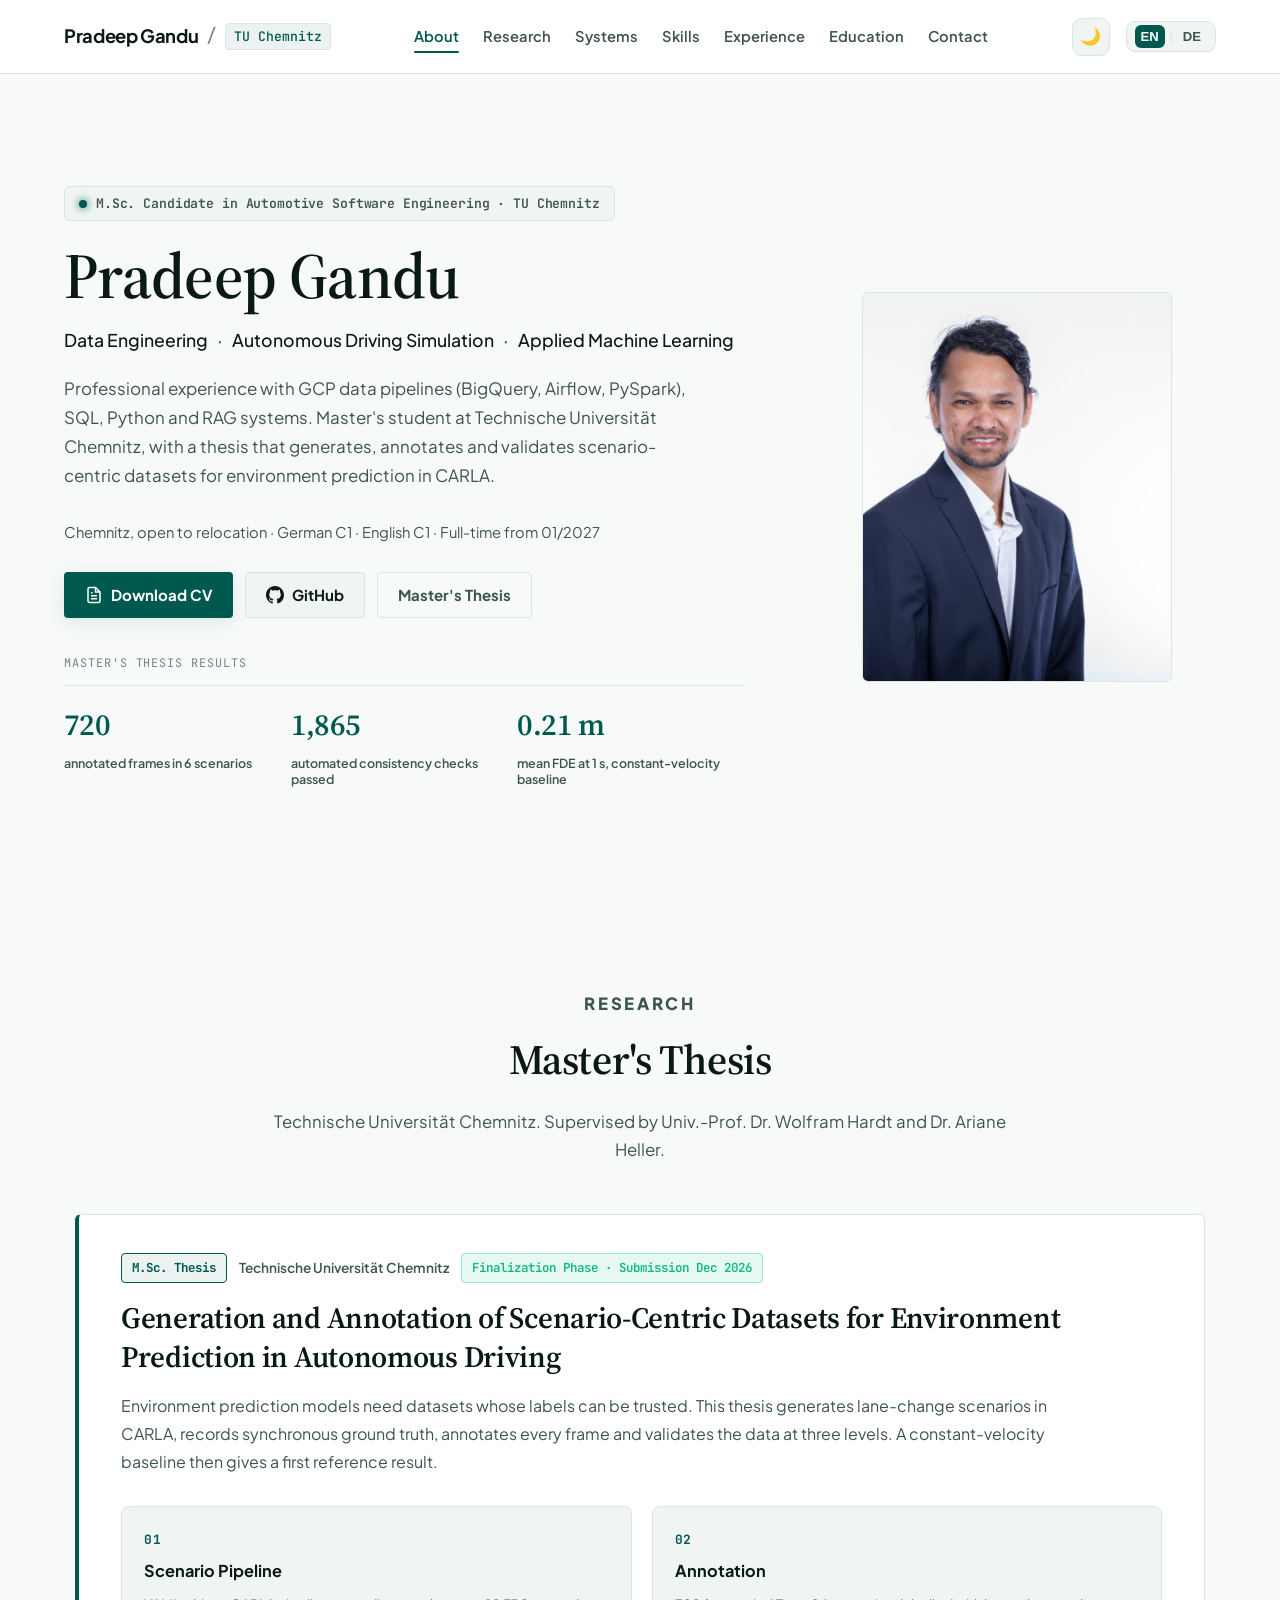
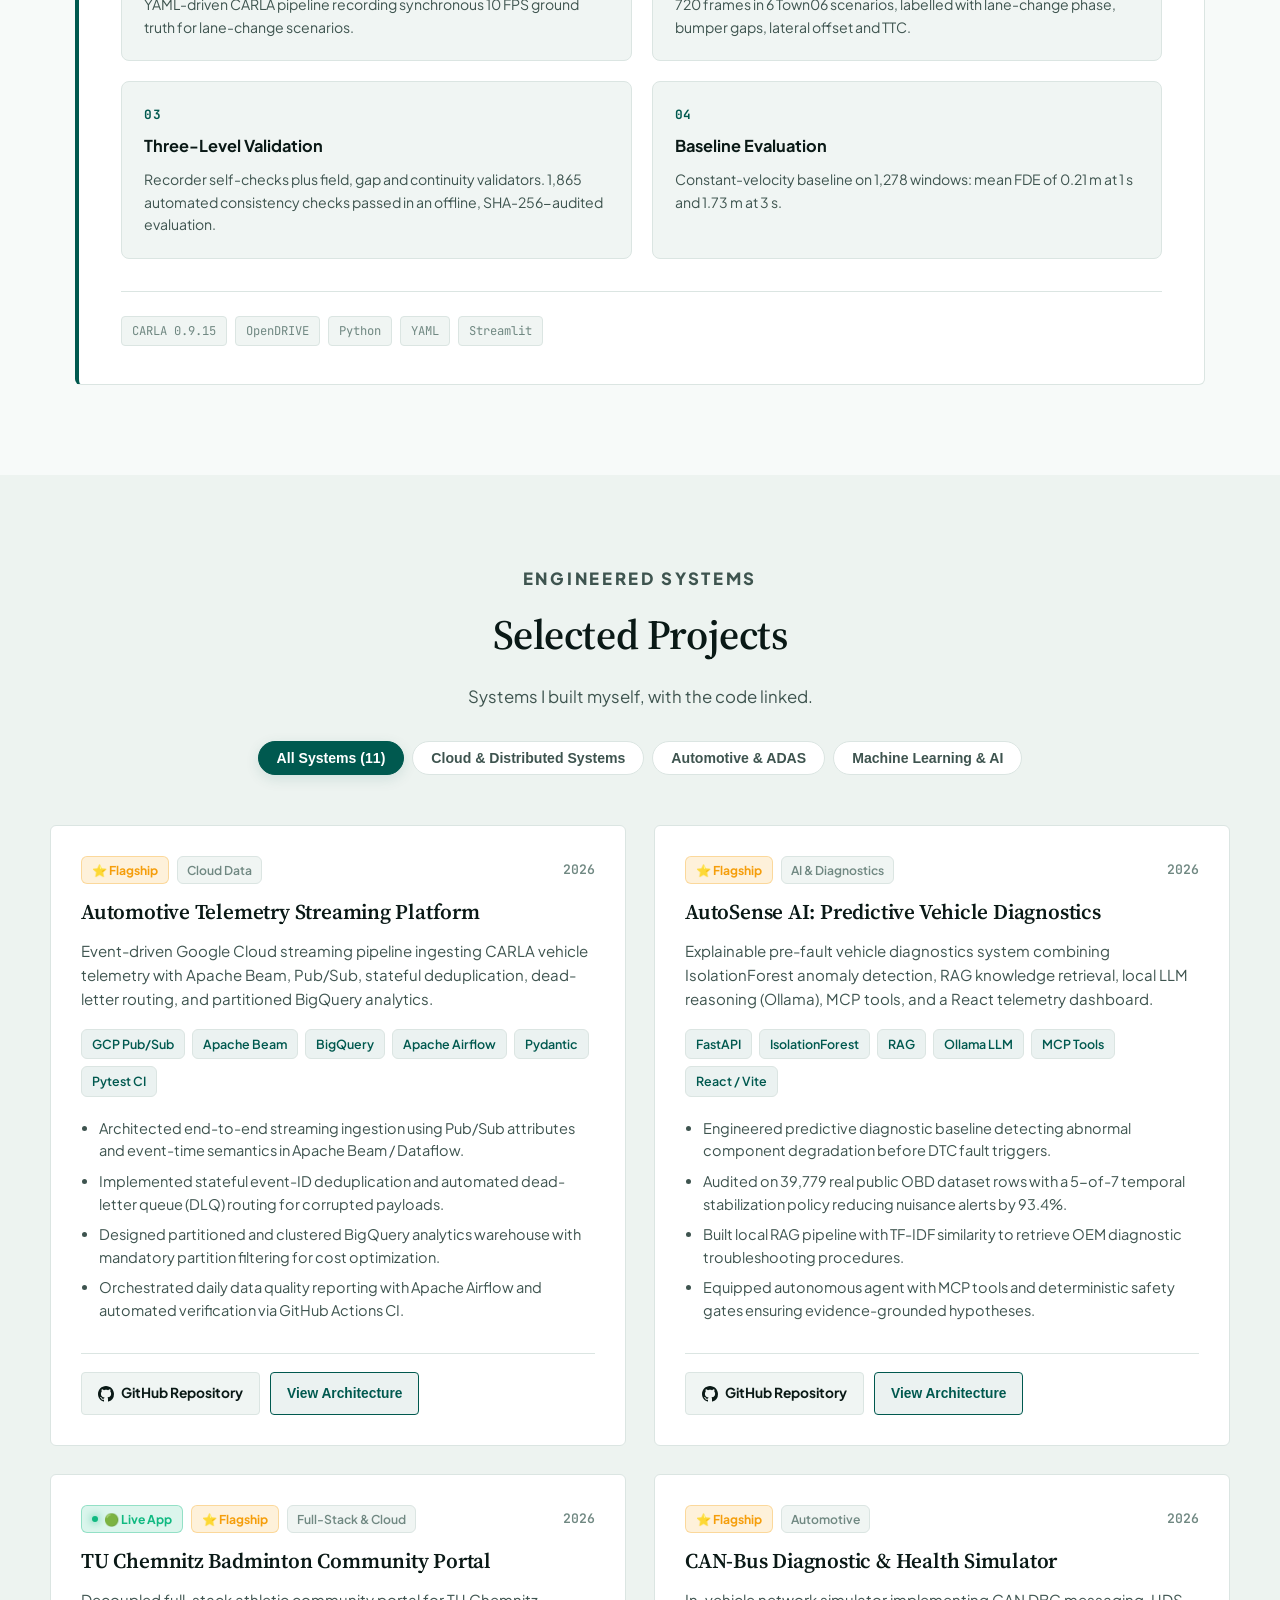
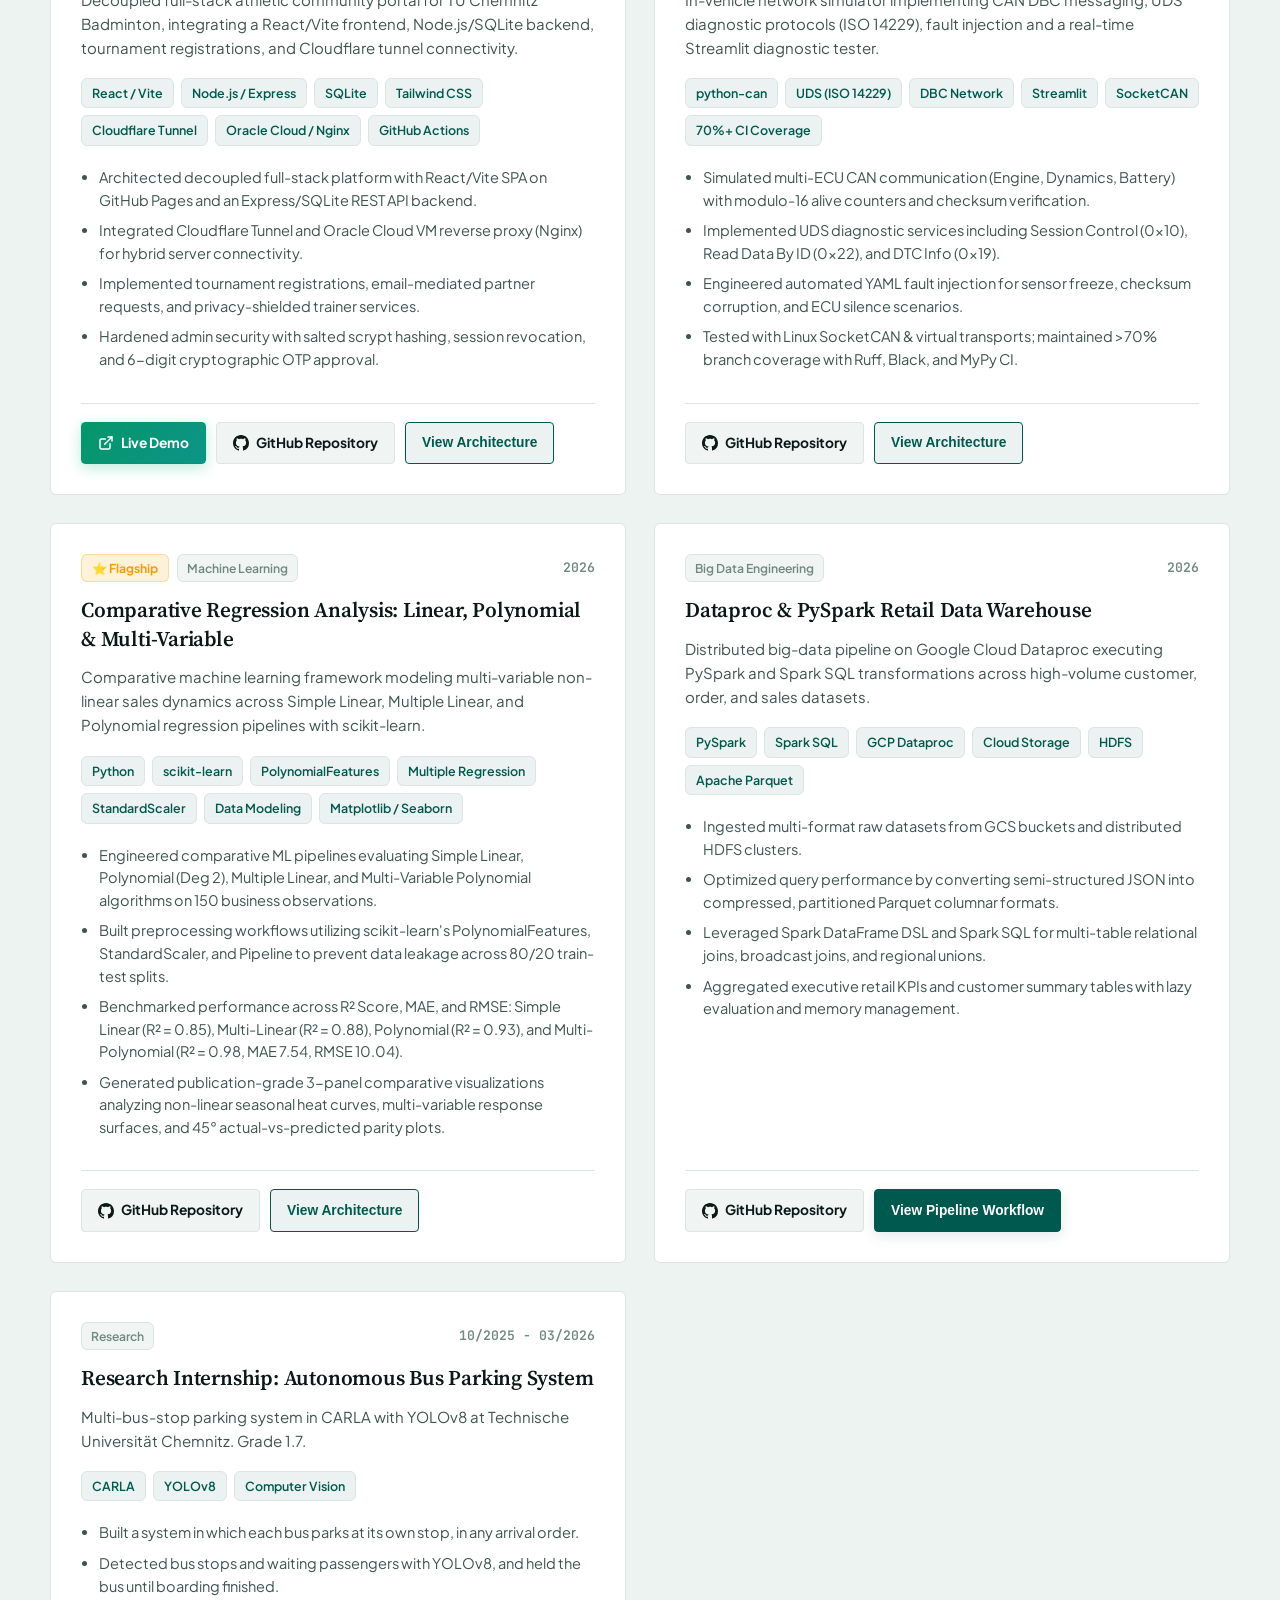
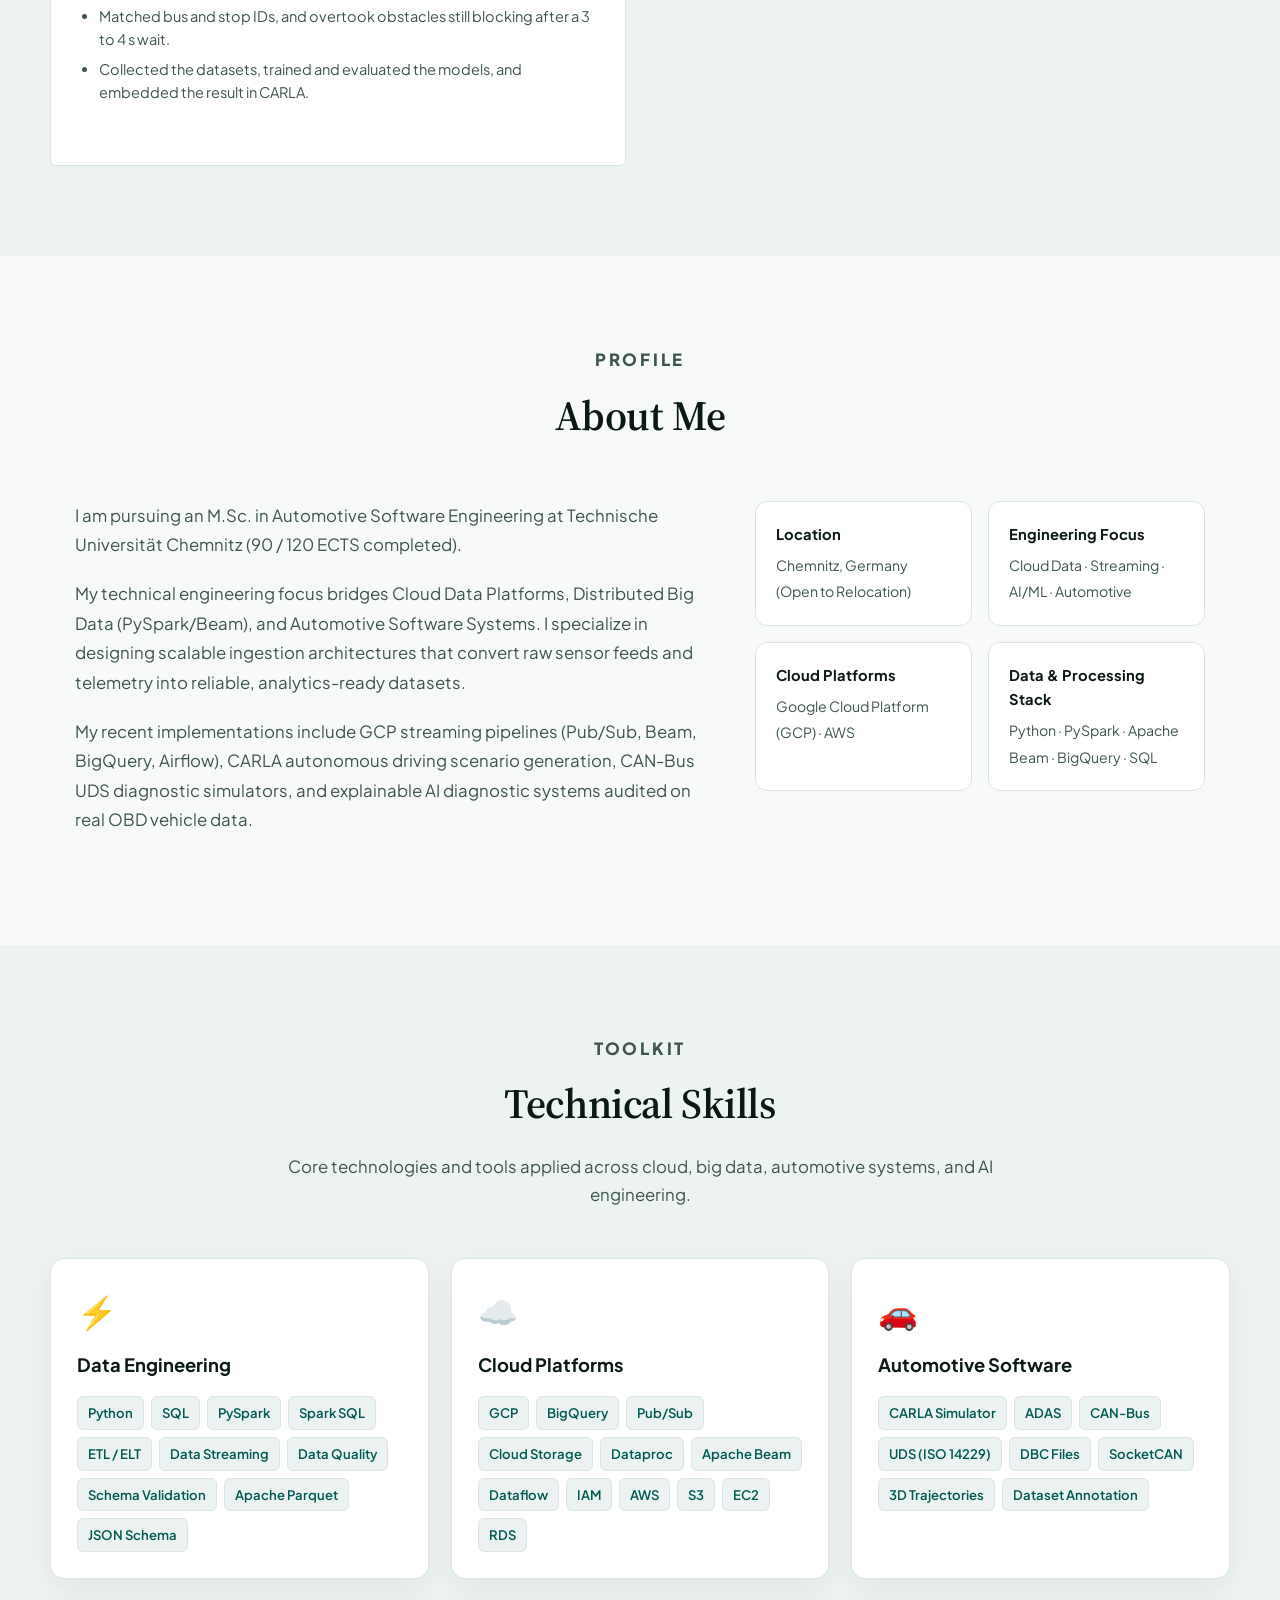
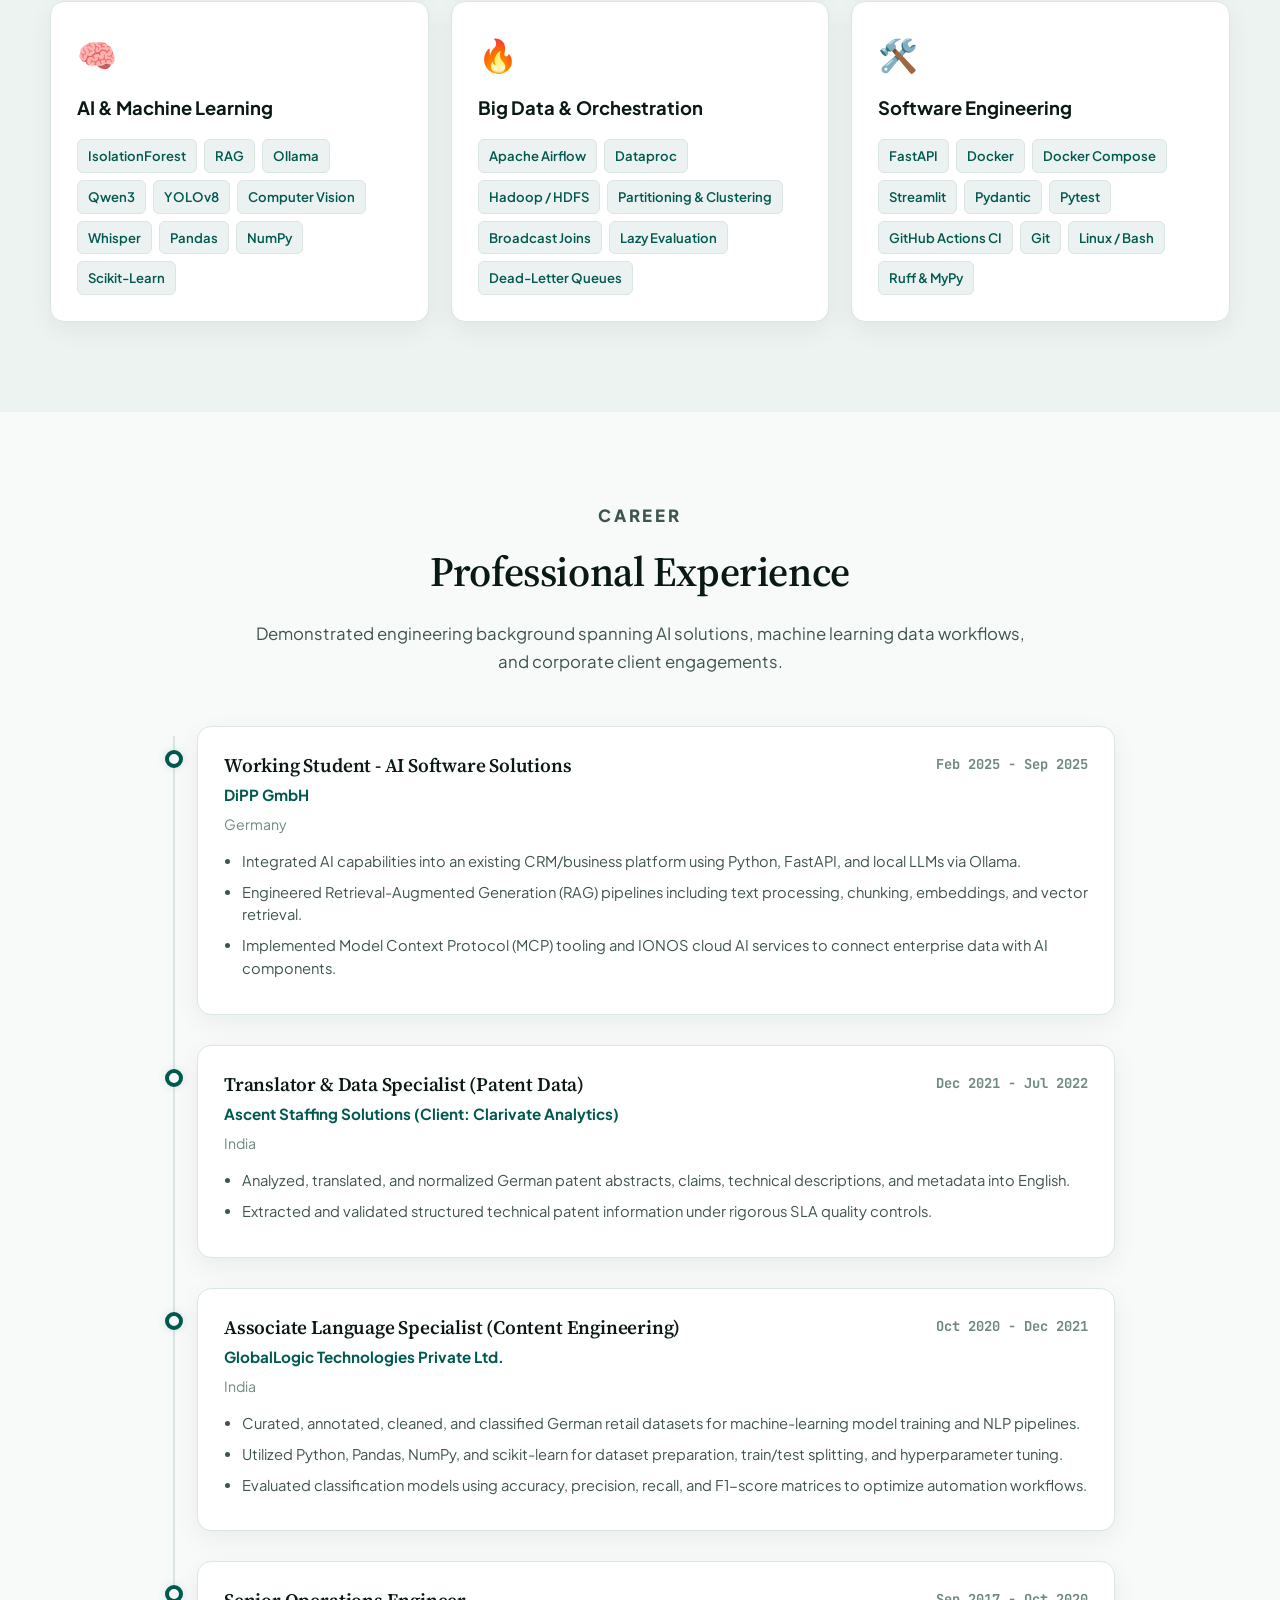
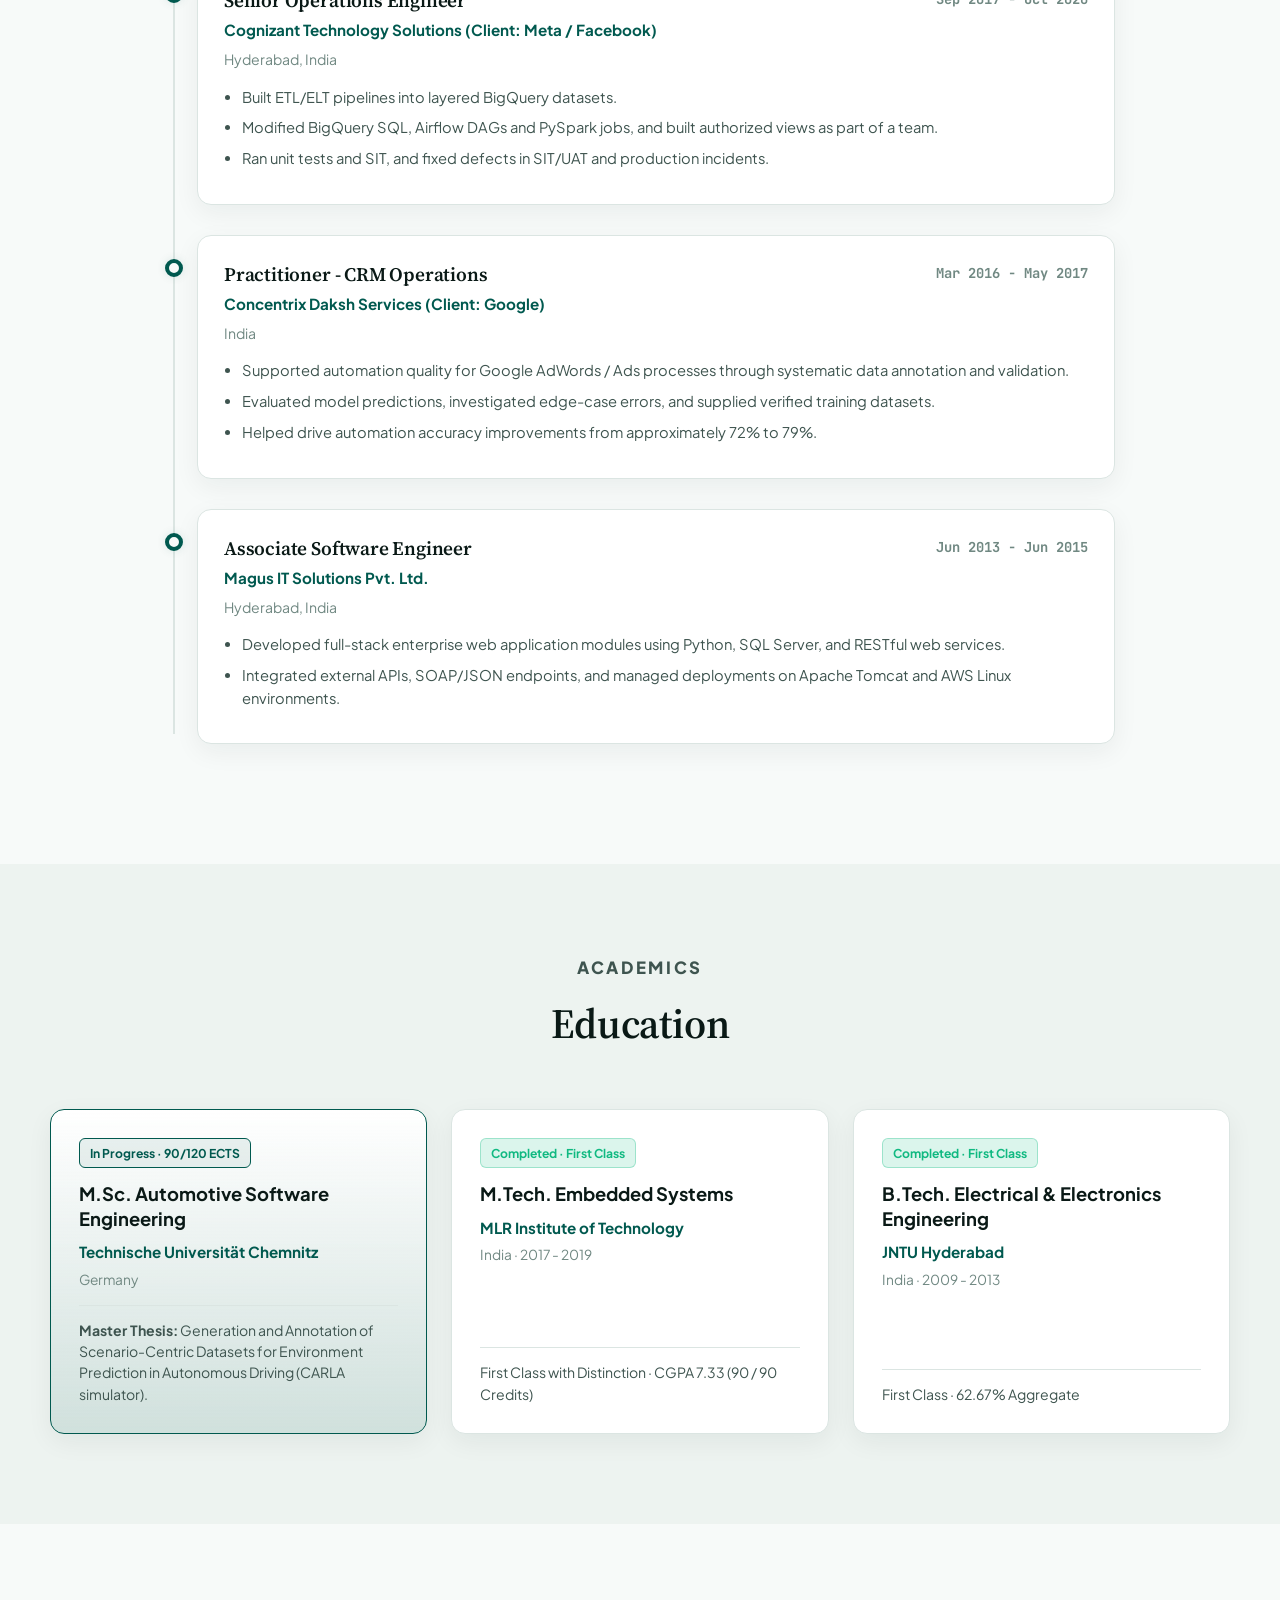
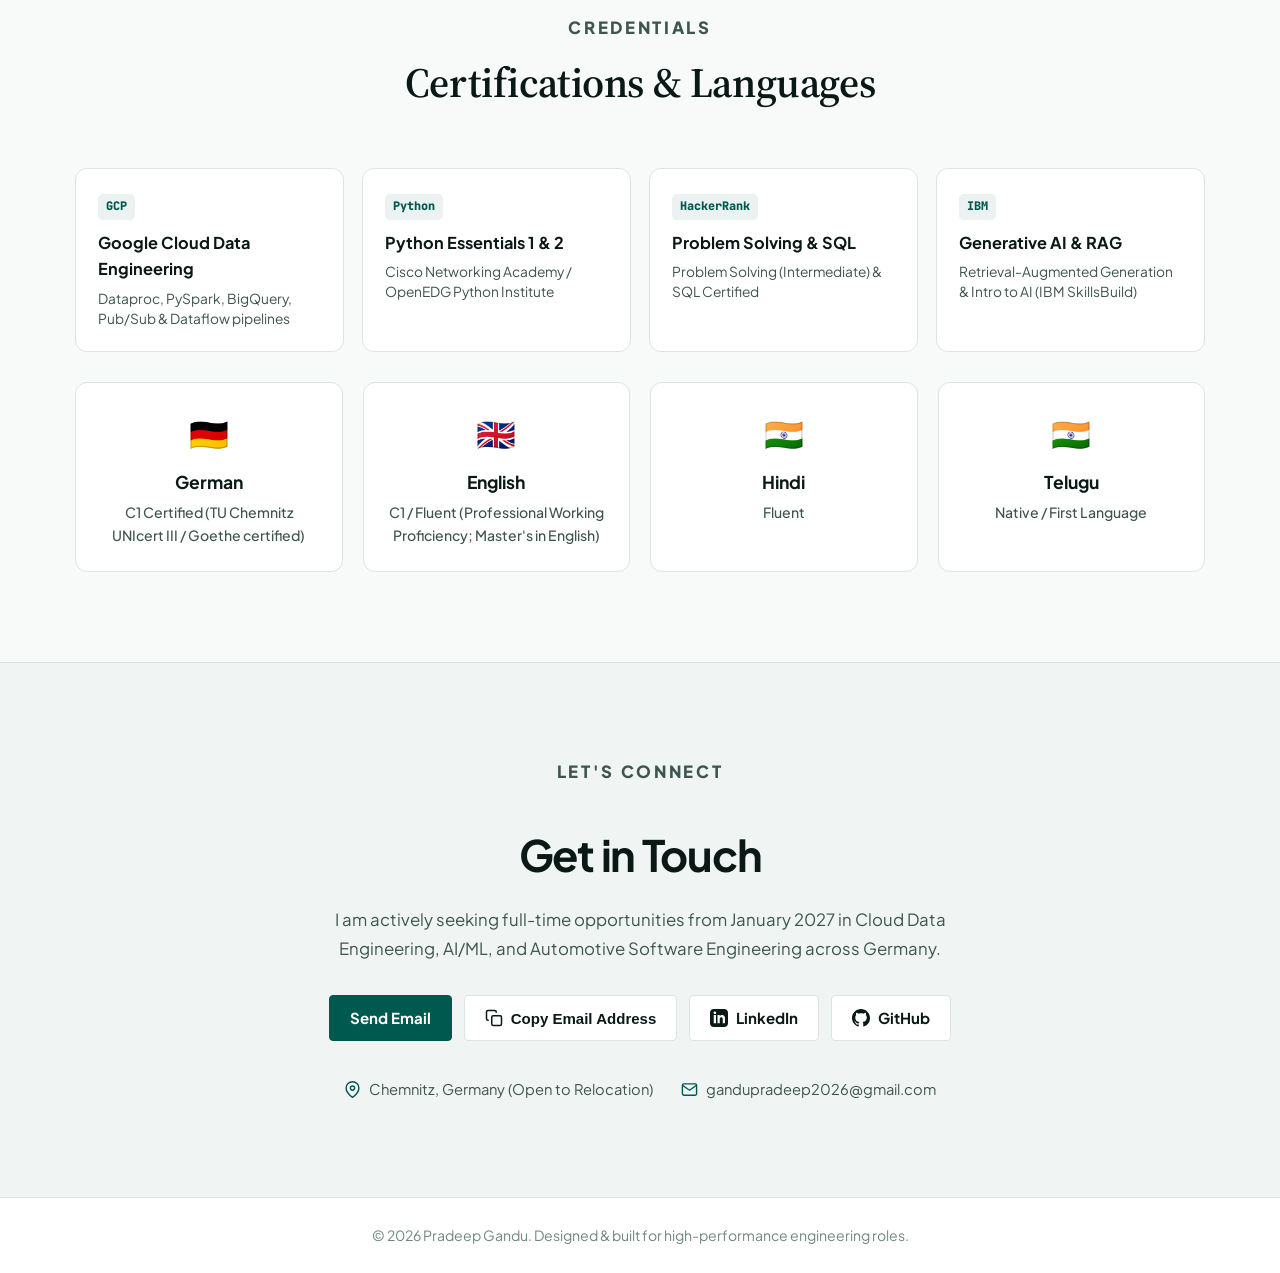
<file: index.html>
<!DOCTYPE html>
<html lang="en" data-theme="dark">
<head>
    <meta charset="UTF-8">
    <meta name="viewport" content="width=device-width, initial-scale=1.0">
    <meta name="description" content="Pradeep Gandu: professional experience with GCP data pipelines, BigQuery, Airflow, PySpark, SQL, Python and RAG systems. M.Sc. student in Automotive Software Engineering at Technische Universität Chemnitz.">
    <meta name="keywords" content="Pradeep Gandu, Cloud Data Engineer, GCP, BigQuery, PubSub, Apache Beam, PySpark, AI, Machine Learning, Automotive Software, CAN-Bus, CARLA, Chemnitz, Germany">
    <meta name="author" content="Pradeep Gandu">
    <title>Pradeep Gandu | Cloud Data & Automotive Software Engineer</title>
    <link rel="preconnect" href="https://fonts.googleapis.com">
    <link rel="preconnect" href="https://fonts.gstatic.com" crossorigin>
    <link href="https://fonts.googleapis.com/css2?family=Source+Serif+4:opsz,wght@8..60,400;8..60,600&family=Plus+Jakarta+Sans:wght@400;500;600;700;800&family=JetBrains+Mono:wght@400;500;600&display=swap" rel="stylesheet">
    <link rel="stylesheet" href="style.css?v=1.3">
</head>

<body>

<header class="navbar" id="navbar">
    <a href="#home" class="logo">
        <span class="logo-name">Pradeep Gandu</span>
        <span class="logo-sep">/</span>
        <span class="logo-sub">TU Chemnitz</span>
    </a>

    <button class="menu-button" id="menuButton" aria-label="Open navigation" aria-expanded="false">
        ☰
    </button>

    <nav class="nav-links" id="navLinks">
        <a href="#home" data-i18n="nav.home">About</a>
        <a href="#research" data-i18n="nav.research">Research</a>
        <a href="#projects" data-i18n="nav.projects">Systems</a>
        <a href="#skills" data-i18n="nav.skills">Skills</a>
        <a href="#experience" data-i18n="nav.experience">Experience</a>
        <a href="#education" data-i18n="nav.education">Education</a>
        <a href="#contact" data-i18n="nav.contact">Contact</a>
    </nav>

    <div class="nav-controls">
        <button class="theme-toggle" id="themeToggle" aria-label="Toggle dark and light mode" title="Toggle theme">
            <span class="theme-icon" id="themeIcon">☀️</span>
        </button>

        <div class="language-switcher" aria-label="Language selector">
            <button class="lang-btn active" id="langEn" data-lang="en">EN</button>
            <span class="lang-divider">|</span>
            <button class="lang-btn" id="langDe" data-lang="de">DE</button>
        </div>
    </div>
</header>

<main>

<!-- HERO / PROFILE SECTION -->
<section id="home" class="hero">
    <div class="hero-container">

        <div class="hero-content">
            <div class="affiliation-badge">
                <span class="affiliation-dot"></span>
                <span data-i18n="hero.affiliation">M.Sc. Candidate in Automotive Software Engineering · TU Chemnitz</span>
            </div>

            <h1 class="hero-title">Pradeep Gandu</h1>

            <h2 class="hero-subtitle">
                <span class="highlight-role" data-i18n="hero.role1">Data Engineering</span>
                <span class="role-dot">·</span>
                <span class="highlight-role" data-i18n="hero.role2">Autonomous Driving Simulation</span>
                <span class="role-dot">·</span>
                <span class="highlight-role" data-i18n="hero.role3">Applied Machine Learning</span>
            </h2>

            <p class="hero-description" data-i18n="hero.description">Professional experience with GCP data pipelines (BigQuery, Airflow, PySpark), SQL, Python and RAG systems. Master's student at Technische Universität Chemnitz, with a thesis that generates, annotates and validates scenario-centric datasets for environment prediction in CARLA.</p>

            <p class="hero-meta" data-i18n="hero.meta">Chemnitz, open to relocation · German C1 · English C1 · Full-time from 01/2027</p>

            <div class="hero-buttons">
                <a
                    href="assets/Pradeep_Gandu_CV_EN.pdf"
                    class="btn primary-btn"
                    id="cvButton"
                    target="_blank"
                    rel="noopener"
                >
                    <svg class="btn-icon" viewBox="0 0 24 24" fill="none" stroke="currentColor" stroke-width="2"><path d="M14 2H6a2 2 0 0 0-2 2v16a2 2 0 0 0 2 2h12a2 2 0 0 0 2-2V8z"></path><polyline points="14 2 14 8 20 8"></polyline><line x1="16" y1="13" x2="8" y2="13"></line><line x1="16" y1="17" x2="8" y2="17"></line><polyline points="10 9 9 9 8 9"></polyline></svg>
                    <span data-i18n="hero.cv">Download CV</span>
                </a>

                <a href="https://github.com/gandupradeep2026/" target="_blank" rel="noopener noreferrer" class="btn secondary-btn">
                    <svg class="btn-icon" viewBox="0 0 24 24" fill="currentColor"><path d="M12 0C5.37 0 0 5.37 0 12c0 5.31 3.435 9.795 8.205 11.385.6.105.825-.255.825-.57 0-.285-.015-1.23-.015-2.235-3.015.555-3.795-.735-4.035-1.41-.135-.345-.72-1.41-1.23-1.695-.42-.225-1.02-.78-.015-.795.945-.015 1.62.87 1.845 1.23 1.08 1.815 2.805 1.305 3.495.99.105-.78.42-1.305.765-1.605-2.67-.3-5.46-1.335-5.46-5.925 0-1.305.465-2.385 1.23-3.225-.12-.3-.54-1.53.12-3.18 0 0 1.005-.315 3.3 1.23.96-.27 1.98-.405 3-.405s2.04.135 3 .405c2.295-1.56 3.3-1.23 3.3-1.23.66 1.65.24 2.88.12 3.18.765.84 1.23 1.905 1.23 3.225 0 4.605-2.805 5.625-5.475 5.925.435.375.81 1.095.81 2.22 0 1.605-.015 2.895-.015 3.3 0 .315.225.69.825.57A12.02 12.02 0 0024 12c0-6.63-5.37-12-12-12z"/></svg>
                    <span>GitHub</span>
                </a>

                <a href="#research" class="btn outline-btn">
                    <span data-i18n="hero.researchBtn">Master's Thesis</span>
                </a>
            </div>

            <!-- THESIS RESULTS -->
            <p class="stats-heading" data-i18n="stats.heading">Master's thesis results</p>
            <div class="hero-stats">
                <div class="stat-card"><span class="stat-value" data-i18n="stats.v1">720</span><span class="stat-label" data-i18n="stats.l1">annotated frames in 6 scenarios</span></div>
                <div class="stat-card"><span class="stat-value" data-i18n="stats.v2">1,865</span><span class="stat-label" data-i18n="stats.l2">automated consistency checks passed</span></div>
                <div class="stat-card"><span class="stat-value" data-i18n="stats.v3">0.21 m</span><span class="stat-label" data-i18n="stats.l3">mean FDE at 1 s, constant-velocity baseline</span></div>
            </div>
        </div>

        <div class="hero-photo-wrapper">
            <div class="hero-photo-frame">
                <img
                    src="assets/images/photo.jpeg"
                    alt="Pradeep Gandu"
                    class="profile-photo"
                    id="profilePhoto"
                >
                <div class="photo-fallback" id="photoFallback">PG</div>
            </div>
        </div>

    </div>
</section>

<!-- MASTER'S RESEARCH SPOTLIGHT SECTION -->
<section id="research" class="section research-section">
    <div class="section-heading">
        <p class="section-label" data-i18n="research.label">RESEARCH</p>
        <h2 data-i18n="research.title">Master's Thesis</h2>
        <p data-i18n="research.subtitle">Technische Universität Chemnitz. Supervised by Univ.-Prof. Dr. Wolfram Hardt and Dr. Ariane Heller.</p>
    </div>

    <div class="research-spotlight-card">
        <div class="research-header">
            <div class="research-badge-group">
                <span class="research-tag">M.Sc. Thesis</span>
                <span class="research-institution">Technische Universität Chemnitz</span>
                <span class="research-phase" data-i18n="research.phase">Finalization Phase · Submission Dec 2026</span>
            </div>
            <h3 class="research-title" data-i18n="research.thesisTitle">
                Generation and Annotation of Scenario-Centric Datasets for Environment Prediction in Autonomous Driving
            </h3>
            <p class="research-abstract" data-i18n="research.thesisAbstract">Environment prediction models need datasets whose labels can be trusted. This thesis generates lane-change scenarios in CARLA, records synchronous ground truth, annotates every frame and validates the data at three levels. A constant-velocity baseline then gives a first reference result.</p>
        </div>

        <div class="research-pillars-grid">
            <div class="pillar-item">
                <div class="pillar-num">01</div>
                <h4 data-i18n="research.p1Title">Scenario Pipeline</h4>
                <p data-i18n="research.p1Desc">YAML-driven CARLA pipeline recording synchronous 10 FPS ground truth for lane-change scenarios.</p>
            </div>
            <div class="pillar-item">
                <div class="pillar-num">02</div>
                <h4 data-i18n="research.p2Title">Annotation</h4>
                <p data-i18n="research.p2Desc">720 frames in 6 Town06 scenarios, labelled with lane-change phase, bumper gaps, lateral offset and TTC.</p>
            </div>
            <div class="pillar-item">
                <div class="pillar-num">03</div>
                <h4 data-i18n="research.p3Title">Three-Level Validation</h4>
                <p data-i18n="research.p3Desc">Recorder self-checks plus field, gap and continuity validators. 1,865 automated consistency checks passed in an offline, SHA-256-audited evaluation.</p>
            </div>
            <div class="pillar-item">
                <div class="pillar-num">04</div>
                <h4 data-i18n="research.p4Title">Baseline Evaluation</h4>
                <p data-i18n="research.p4Desc">Constant-velocity baseline on 1,278 windows: mean FDE of 0.21 m at 1 s and 1.73 m at 3 s.</p>
            </div>
        </div>

        <div class="research-footer">
            <div class="research-tags">
                <span>CARLA 0.9.15</span>
                <span>OpenDRIVE</span>
                <span>Python</span>
                <span>YAML</span>
                <span>Streamlit</span>
            </div>
        </div>
    </div>
</section>

<!-- PROJECTS SECTION -->
<section id="projects" class="section section-alt">
    <div class="section-heading">
        <p class="section-label" data-i18n="projects.label">ENGINEERED SYSTEMS</p>
        <h2 data-i18n="projects.title">Selected Projects</h2>
        <p data-i18n="projects.subtitle">Systems I built myself, with the code linked.</p>

        <!-- CATEGORY FILTERS -->
        <div class="project-filters" role="tablist">
            <button class="filter-btn active" data-filter="all" data-i18n="projects.filterAll">All Systems (11)</button>
            <button class="filter-btn" data-filter="cloud" data-i18n="projects.filterCloud">Cloud & Distributed Systems</button>
            <button class="filter-btn" data-filter="automotive" data-i18n="projects.filterAuto">Automotive & ADAS</button>
            <button class="filter-btn" data-filter="ai" data-i18n="projects.filterAI">Machine Learning & AI</button>
        </div>
    </div>

    <div class="projects-grid" id="projectsGrid">

        <!-- PROJECT 1: Automotive Telemetry GCP -->
        <article class="project-card" data-category="cloud automotive">
            <div class="project-top">
                <div class="project-badge-group">
                    <span class="badge-featured" data-i18n="projects.flagship">⭐ Flagship</span>
                    <span class="project-category-tag">Cloud Data</span>
                </div>
                <span class="project-year">2026</span>
            </div>

            <h3 data-i18n="projects.telemetry.title">Automotive Telemetry Streaming Platform</h3>
            
            <p class="project-description" data-i18n="projects.telemetry.desc">
                Event-driven Google Cloud streaming pipeline ingesting CARLA vehicle telemetry with Apache Beam, Pub/Sub, stateful deduplication, dead-letter routing, and partitioned BigQuery analytics.
            </p>

            <div class="project-tags">
                <span>GCP Pub/Sub</span>
                <span>Apache Beam</span>
                <span>BigQuery</span>
                <span>Apache Airflow</span>
                <span>Pydantic</span>
                <span>Pytest CI</span>
            </div>

            <ul class="project-bullets">
                <li data-i18n="projects.telemetry.b1">Architected end-to-end streaming ingestion using Pub/Sub attributes and event-time semantics in Apache Beam / Dataflow.</li>
                <li data-i18n="projects.telemetry.b2">Implemented stateful event-ID deduplication and automated dead-letter queue (DLQ) routing for corrupted payloads.</li>
                <li data-i18n="projects.telemetry.b3">Designed partitioned and clustered BigQuery analytics warehouse with mandatory partition filtering for cost optimization.</li>
                <li data-i18n="projects.telemetry.b4">Orchestrated daily data quality reporting with Apache Airflow and automated verification via GitHub Actions CI.</li>
            </ul>

            <div class="project-actions">
                <a href="https://github.com/gandupradeep2026/automotive-telemetry-gcp" target="_blank" rel="noopener noreferrer" class="project-btn repo-btn">
                    <svg class="btn-icon" viewBox="0 0 24 24" fill="currentColor"><path d="M12 0C5.37 0 0 5.37 0 12c0 5.31 3.435 9.795 8.205 11.385.6.105.825-.255.825-.57 0-.285-.015-1.23-.015-2.235-3.015.555-3.795-.735-4.035-1.41-.135-.345-.72-1.41-1.23-1.695-.42-.225-1.02-.78-.015-.795.945-.015 1.62.87 1.845 1.23 1.08 1.815 2.805 1.305 3.495.99.105-.78.42-1.305.765-1.605-2.67-.3-5.46-1.335-5.46-5.925 0-1.305.465-2.385 1.23-3.225-.12-.3-.54-1.53.12-3.18 0 0 1.005-.315 3.3 1.23.96-.27 1.98-.405 3-.405s2.04.135 3 .405c2.295-1.56 3.3-1.23 3.3-1.23.66 1.65.24 2.88.12 3.18.765.84 1.23 1.905 1.23 3.225 0 4.605-2.805 5.625-5.475 5.925.435.375.81 1.095.81 2.22 0 1.605-.015 2.895-.015 3.3 0 .315.225.69.825.57A12.02 12.02 0 0024 12c0-6.63-5.37-12-12-12z"/></svg>
                    <span data-i18n="projects.btnCode">GitHub Repository</span>
                </a>
                <button class="project-btn modal-trigger-btn" data-project="telemetry">
                    <span data-i18n="projects.btnArchitecture">View Architecture</span>
                </button>
            </div>
        </article>

        <!-- PROJECT 2: AutoSense AI -->
        <article class="project-card" data-category="automotive ai">
            <div class="project-top">
                <div class="project-badge-group">
                    <span class="badge-featured" data-i18n="projects.flagship">⭐ Flagship</span>
                    <span class="project-category-tag">AI & Diagnostics</span>
                </div>
                <span class="project-year">2026</span>
            </div>

            <h3 data-i18n="projects.autosense.title">AutoSense AI: Predictive Vehicle Diagnostics</h3>
            
            <p class="project-description" data-i18n="projects.autosense.desc">
                Explainable pre-fault vehicle diagnostics system combining IsolationForest anomaly detection, RAG knowledge retrieval, local LLM reasoning (Ollama), MCP tools, and a React telemetry dashboard.
            </p>

            <div class="project-tags">
                <span>FastAPI</span>
                <span>IsolationForest</span>
                <span>RAG</span>
                <span>Ollama LLM</span>
                <span>MCP Tools</span>
                <span>React / Vite</span>
            </div>

            <ul class="project-bullets">
                <li data-i18n="projects.autosense.b1">Engineered predictive diagnostic baseline detecting abnormal component degradation before DTC fault triggers.</li>
                <li data-i18n="projects.autosense.b2">Audited on 39,779 real public OBD dataset rows with a 5-of-7 temporal stabilization policy reducing nuisance alerts by 93.4%.</li>
                <li data-i18n="projects.autosense.b3">Built local RAG pipeline with TF-IDF similarity to retrieve OEM diagnostic troubleshooting procedures.</li>
                <li data-i18n="projects.autosense.b4">Equipped autonomous agent with MCP tools and deterministic safety gates ensuring evidence-grounded hypotheses.</li>
            </ul>

            <div class="project-actions">
                <a href="https://github.com/gandupradeep2026/autosense-ai" target="_blank" rel="noopener noreferrer" class="project-btn repo-btn">
                    <svg class="btn-icon" viewBox="0 0 24 24" fill="currentColor"><path d="M12 0C5.37 0 0 5.37 0 12c0 5.31 3.435 9.795 8.205 11.385.6.105.825-.255.825-.57 0-.285-.015-1.23-.015-2.235-3.015.555-3.795-.735-4.035-1.41-.135-.345-.72-1.41-1.23-1.695-.42-.225-1.02-.78-.015-.795.945-.015 1.62.87 1.845 1.23 1.08 1.815 2.805 1.305 3.495.99.105-.78.42-1.305.765-1.605-2.67-.3-5.46-1.335-5.46-5.925 0-1.305.465-2.385 1.23-3.225-.12-.3-.54-1.53.12-3.18 0 0 1.005-.315 3.3 1.23.96-.27 1.98-.405 3-.405s2.04.135 3 .405c2.295-1.56 3.3-1.23 3.3-1.23.66 1.65.24 2.88.12 3.18.765.84 1.23 1.905 1.23 3.225 0 4.605-2.805 5.625-5.475 5.925.435.375.81 1.095.81 2.22 0 1.605-.015 2.895-.015 3.3 0 .315.225.69.825.57A12.02 12.02 0 0024 12c0-6.63-5.37-12-12-12z"/></svg>
                    <span data-i18n="projects.btnCode">GitHub Repository</span>
                </a>
                <button class="project-btn modal-trigger-btn" data-project="autosense">
                    <span data-i18n="projects.btnArchitecture">View Architecture</span>
                </button>
            </div>
        </article>

        <!-- PROJECT 5: TU Chemnitz Badminton Portal (Live Deployed) -->
        <article class="project-card" data-category="cloud">
            <div class="project-top">
                <div class="project-badge-group">
                    <span class="badge-live" data-i18n="projects.liveBadge">🟢 Live App</span>
                    <span class="badge-featured" data-i18n="projects.flagship">⭐ Flagship</span>
                    <span class="project-category-tag">Full-Stack & Cloud</span>
                </div>
                <span class="project-year">2026</span>
            </div>

            <h3 data-i18n="projects.tucBadminton.title">TU Chemnitz Badminton Community Portal</h3>
            
            <p class="project-description" data-i18n="projects.tucBadminton.desc">
                Decoupled full-stack athletic community portal for TU Chemnitz Badminton, integrating a React/Vite frontend, Node.js/SQLite backend, tournament registrations, and Cloudflare tunnel connectivity.
            </p>

            <div class="project-tags">
                <span>React / Vite</span>
                <span>Node.js / Express</span>
                <span>SQLite</span>
                <span>Tailwind CSS</span>
                <span>Cloudflare Tunnel</span>
                <span>Oracle Cloud / Nginx</span>
                <span>GitHub Actions</span>
            </div>

            <ul class="project-bullets">
                <li data-i18n="projects.tucBadminton.b1">Architected decoupled full-stack platform with React/Vite SPA on GitHub Pages and an Express/SQLite REST API backend.</li>
                <li data-i18n="projects.tucBadminton.b2">Integrated Cloudflare Tunnel and Oracle Cloud VM reverse proxy (Nginx) for hybrid server connectivity.</li>
                <li data-i18n="projects.tucBadminton.b3">Implemented tournament registrations, email-mediated partner requests, and privacy-shielded trainer services.</li>
                <li data-i18n="projects.tucBadminton.b4">Hardened admin security with salted scrypt hashing, session revocation, and 6-digit cryptographic OTP approval.</li>
            </ul>

            <div class="project-actions">
                <a href="https://gandupradeep2026.github.io/tuc-badminton-website/" target="_blank" rel="noopener noreferrer" class="project-btn live-btn">
                    <svg class="btn-icon" viewBox="0 0 24 24" fill="none" stroke="currentColor" stroke-width="2.2" stroke-linecap="round" stroke-linejoin="round"><path d="M18 13v6a2 2 0 0 1-2 2H5a2 2 0 0 1-2-2V8a2 2 0 0 1 2-2h6"></path><polyline points="15 3 21 3 21 9"></polyline><line x1="10" y1="14" x2="21" y2="3"></line></svg>
                    <span data-i18n="projects.btnLive">Live Demo</span>
                </a>
                <a href="https://github.com/gandupradeep2026/tuc-badminton-website" target="_blank" rel="noopener noreferrer" class="project-btn repo-btn">
                    <svg class="btn-icon" viewBox="0 0 24 24" fill="currentColor"><path d="M12 0C5.37 0 0 5.37 0 12c0 5.31 3.435 9.795 8.205 11.385.6.105.825-.255.825-.57 0-.285-.015-1.23-.015-2.235-3.015.555-3.795-.735-4.035-1.41-.135-.345-.72-1.41-1.23-1.695-.42-.225-1.02-.78-.015-.795.945-.015 1.62.87 1.845 1.23 1.08 1.815 2.805 1.305 3.495.99.105-.78.42-1.305.765-1.605-2.67-.3-5.46-1.335-5.46-5.925 0-1.305.465-2.385 1.23-3.225-.12-.3-.54-1.53.12-3.18 0 0 1.005-.315 3.3 1.23.96-.27 1.98-.405 3-.405s2.04.135 3 .405c2.295-1.56 3.3-1.23 3.3-1.23.66 1.65.24 2.88.12 3.18.765.84 1.23 1.905 1.23 3.225 0 4.605-2.805 5.625-5.475 5.925.435.375.81 1.095.81 2.22 0 1.605-.015 2.895-.015 3.3 0 .315.225.69.825.57A12.02 12.02 0 0024 12c0-6.63-5.37-12-12-12z"/></svg>
                    <span data-i18n="projects.btnCode">GitHub Repository</span>
                </a>
                <button class="project-btn modal-trigger-btn" data-project="tucBadminton">
                    <span data-i18n="projects.btnArchitecture">View Architecture</span>
                </button>
            </div>
        </article>

        <!-- PROJECT 6: CAN-Bus Simulator -->
        <article class="project-card" data-category="automotive">
            <div class="project-top">
                <div class="project-badge-group">
                    <span class="badge-featured" data-i18n="projects.flagship">⭐ Flagship</span>
                    <span class="project-category-tag">Automotive</span>
                </div>
                <span class="project-year">2026</span>
            </div>

            <h3 data-i18n="projects.canbus.title">CAN-Bus Diagnostic & Health Simulator</h3>
            
            <p class="project-description" data-i18n="projects.canbus.desc">In-vehicle network simulator implementing CAN DBC messaging, UDS diagnostic protocols (ISO 14229), fault injection and a real-time Streamlit diagnostic tester.</p>

            <div class="project-tags">
                <span>python-can</span>
                <span>UDS (ISO 14229)</span>
                <span>DBC Network</span>
                <span>Streamlit</span>
                <span>SocketCAN</span>
                <span>70%+ CI Coverage</span>
            </div>

            <ul class="project-bullets">
                <li data-i18n="projects.canbus.b1">Simulated multi-ECU CAN communication (Engine, Dynamics, Battery) with modulo-16 alive counters and checksum verification.</li>
                <li data-i18n="projects.canbus.b2">Implemented UDS diagnostic services including Session Control (0x10), Read Data By ID (0x22), and DTC Info (0x19).</li>
                <li data-i18n="projects.canbus.b3">Engineered automated YAML fault injection for sensor freeze, checksum corruption, and ECU silence scenarios.</li>
                <li data-i18n="projects.canbus.b4">Tested with Linux SocketCAN & virtual transports; maintained &gt;70% branch coverage with Ruff, Black, and MyPy CI.</li>
            </ul>

            <div class="project-actions">
                <a href="https://github.com/gandupradeep2026/CAN-Bus_diagnostic_and_Health-Monitoring_Simulator_Dashboard" target="_blank" rel="noopener noreferrer" class="project-btn repo-btn">
                    <svg class="btn-icon" viewBox="0 0 24 24" fill="currentColor"><path d="M12 0C5.37 0 0 5.37 0 12c0 5.31 3.435 9.795 8.205 11.385.6.105.825-.255.825-.57 0-.285-.015-1.23-.015-2.235-3.015.555-3.795-.735-4.035-1.41-.135-.345-.72-1.41-1.23-1.695-.42-.225-1.02-.78-.015-.795.945-.015 1.62.87 1.845 1.23 1.08 1.815 2.805 1.305 3.495.99.105-.78.42-1.305.765-1.605-2.67-.3-5.46-1.335-5.46-5.925 0-1.305.465-2.385 1.23-3.225-.12-.3-.54-1.53.12-3.18 0 0 1.005-.315 3.3 1.23.96-.27 1.98-.405 3-.405s2.04.135 3 .405c2.295-1.56 3.3-1.23 3.3-1.23.66 1.65.24 2.88.12 3.18.765.84 1.23 1.905 1.23 3.225 0 4.605-2.805 5.625-5.475 5.925.435.375.81 1.095.81 2.22 0 1.605-.015 2.895-.015 3.3 0 .315.225.69.825.57A12.02 12.02 0 0024 12c0-6.63-5.37-12-12-12z"/></svg>
                    <span data-i18n="projects.btnCode">GitHub Repository</span>
                </a>
                <button class="project-btn modal-trigger-btn" data-project="canbus">
                    <span data-i18n="projects.btnArchitecture">View Architecture</span>
                </button>
            </div>
        </article>

        <!-- PROJECT 8: Comparative Regression Analysis (Machine Learning) -->
        <article class="project-card" data-category="ai">
            <div class="project-top">
                <div class="project-badge-group">
                    <span class="badge-featured" data-i18n="projects.flagship">⭐ Flagship</span>
                    <span class="project-category-tag">Machine Learning</span>
                </div>
                <span class="project-year">2026</span>
            </div>

            <h3 data-i18n="projects.regression.title">Comparative Regression Analysis: Linear, Polynomial & Multi-Variable</h3>
            
            <p class="project-description" data-i18n="projects.regression.desc">
                Comparative machine learning framework modeling multi-variable non-linear sales dynamics across Simple Linear, Multiple Linear, and Polynomial regression pipelines with scikit-learn.
            </p>

            <div class="project-tags">
                <span>Python</span>
                <span>scikit-learn</span>
                <span>PolynomialFeatures</span>
                <span>Multiple Regression</span>
                <span>StandardScaler</span>
                <span>Data Modeling</span>
                <span>Matplotlib / Seaborn</span>
            </div>

            <ul class="project-bullets">
                <li data-i18n="projects.regression.b1">Engineered comparative ML pipelines evaluating Simple Linear, Polynomial (Deg 2), Multiple Linear, and Multi-Variable Polynomial algorithms on 150 business observations.</li>
                <li data-i18n="projects.regression.b2">Built preprocessing workflows utilizing scikit-learn's PolynomialFeatures, StandardScaler, and Pipeline to prevent data leakage across 80/20 train-test splits.</li>
                <li data-i18n="projects.regression.b3">Benchmarked performance across R² Score, MAE, and RMSE: Simple Linear (R² = 0.85), Multi-Linear (R² = 0.88), Polynomial (R² = 0.93), and Multi-Polynomial (R² = 0.98, MAE 7.54, RMSE 10.04).</li>
                <li data-i18n="projects.regression.b4">Generated publication-grade 3-panel comparative visualizations analyzing non-linear seasonal heat curves, multi-variable response surfaces, and 45° actual-vs-predicted parity plots.</li>
            </ul>

            <div class="project-actions">
                <a href="https://github.com/gandupradeep2026/regression-analysis" target="_blank" rel="noopener noreferrer" class="project-btn repo-btn">
                    <svg class="btn-icon" viewBox="0 0 24 24" fill="currentColor"><path d="M12 0C5.37 0 0 5.37 0 12c0 5.31 3.435 9.795 8.205 11.385.6.105.825-.255.825-.57 0-.285-.015-1.23-.015-2.235-3.015.555-3.795-.735-4.035-1.41-.135-.345-.72-1.41-1.23-1.695-.42-.225-1.02-.78-.015-.795.945-.015 1.62.87 1.845 1.23 1.08 1.815 2.805 1.305 3.495.99.105-.78.42-1.305.765-1.605-2.67-.3-5.46-1.335-5.46-5.925 0-1.305.465-2.385 1.23-3.225-.12-.3-.54-1.53.12-3.18 0 0 1.005-.315 3.3 1.23.96-.27 1.98-.405 3-.405s2.04.135 3 .405c2.295-1.56 3.3-1.23 3.3-1.23.66 1.65.24 2.88.12 3.18.765.84 1.23 1.905 1.23 3.225 0 4.605-2.805 5.625-5.475 5.925.435.375.81 1.095.81 2.22 0 1.605-.015 2.895-.015 3.3 0 .315.225.69.825.57A12.02 12.02 0 0024 12c0-6.63-5.37-12-12-12z"/></svg>
                    <span data-i18n="projects.btnCode">GitHub Repository</span>
                </a>
                <button class="project-btn modal-trigger-btn" data-project="regressionAnalysis">
                    <span data-i18n="projects.btnArchitecture">View Methodology</span>
                </button>
            </div>
        </article>

        <!-- PROJECT 10: Dataproc / PySpark Retail Pipeline -->
        <article class="project-card" data-category="cloud">
            <div class="project-top">
                <div class="project-badge-group">
                    <span class="project-category-tag">Big Data Engineering</span>
                </div>
                <span class="project-year">2026</span>
            </div>

            <h3 data-i18n="projects.spark.title">Dataproc & PySpark Retail Data Warehouse</h3>
            
            <p class="project-description" data-i18n="projects.spark.desc">
                Distributed big-data pipeline on Google Cloud Dataproc executing PySpark and Spark SQL transformations across high-volume customer, order, and sales datasets.
            </p>

            <div class="project-tags">
                <span>PySpark</span>
                <span>Spark SQL</span>
                <span>GCP Dataproc</span>
                <span>Cloud Storage</span>
                <span>HDFS</span>
                <span>Apache Parquet</span>
            </div>

            <ul class="project-bullets">
                <li data-i18n="projects.spark.b1">Ingested multi-format raw datasets from GCS buckets and distributed HDFS clusters.</li>
                <li data-i18n="projects.spark.b2">Optimized query performance by converting semi-structured JSON into compressed, partitioned Parquet columnar formats.</li>
                <li data-i18n="projects.spark.b3">Leveraged Spark DataFrame DSL and Spark SQL for multi-table relational joins, broadcast joins, and regional unions.</li>
                <li data-i18n="projects.spark.b4">Aggregated executive retail KPIs and customer summary tables with lazy evaluation and memory management.</li>
            </ul>

            <div class="project-actions">
                <a href="https://github.com/gandupradeep2026" target="_blank" rel="noopener noreferrer" class="project-btn repo-btn">
                    <svg class="btn-icon" viewBox="0 0 24 24" fill="currentColor"><path d="M12 0C5.37 0 0 5.37 0 12c0 5.31 3.435 9.795 8.205 11.385.6.105.825-.255.825-.57 0-.285-.015-1.23-.015-2.235-3.015.555-3.795-.735-4.035-1.41-.135-.345-.72-1.41-1.23-1.695-.42-.225-1.02-.78-.015-.795.945-.015 1.62.87 1.845 1.23 1.08 1.815 2.805 1.305 3.495.99.105-.78.42-1.305.765-1.605-2.67-.3-5.46-1.335-5.46-5.925 0-1.305.465-2.385 1.23-3.225-.12-.3-.54-1.53.12-3.18 0 0 1.005-.315 3.3 1.23.96-.27 1.98-.405 3-.405s2.04.135 3 .405c2.295-1.56 3.3-1.23 3.3-1.23.66 1.65.24 2.88.12 3.18.765.84 1.23 1.905 1.23 3.225 0 4.605-2.805 5.625-5.475 5.925.435.375.81 1.095.81 2.22 0 1.605-.015 2.895-.015 3.3 0 .315.225.69.825.57A12.02 12.02 0 0024 12c0-6.63-5.37-12-12-12z"/></svg>
                    <span data-i18n="projects.btnCode">GitHub</span>
                </a>
                <button class="project-btn modal-trigger-btn primary-action" data-project="pyspark">
                    <span data-i18n="projects.btnPipelineDetails">View Pipeline Workflow</span>
                </button>
            </div>
        </article>

        <!-- PROJECT 11: CARLA Autonomous Driving Scenario Development -->
        <article class="project-card" data-category="automotive ai">
            <div class="project-top">
                <div class="project-badge-group">
                    <span class="project-category-tag">Research</span>
                </div>
                <span class="project-year">10/2025 - 03/2026</span>
            </div>

            <h3 data-i18n="projects.carlaScenarios.title">Research Internship: Autonomous Bus Parking System</h3>
            
            <p class="project-description" data-i18n="projects.carlaScenarios.desc">Multi-bus-stop parking system in CARLA with YOLOv8 at Technische Universität Chemnitz. Grade 1.7.</p>

            <div class="project-tags">
                <span>CARLA</span>
                <span>YOLOv8</span>
                <span>Computer Vision</span>
            </div>

            <ul class="project-bullets">
                <li data-i18n="projects.carlaScenarios.b1">Built a system in which each bus parks at its own stop, in any arrival order.</li>
                <li data-i18n="projects.carlaScenarios.b2">Detected bus stops and waiting passengers with YOLOv8, and held the bus until boarding finished.</li>
                <li data-i18n="projects.carlaScenarios.b3">Matched bus and stop IDs, and overtook obstacles still blocking after a 3 to 4 s wait.</li>
                <li data-i18n="projects.carlaScenarios.b4">Collected the datasets, trained and evaluated the models, and embedded the result in CARLA.</li>
            </ul>
        </article>

    </div>
</section>

<!-- ABOUT SECTION -->
<section id="about" class="section">
    <div class="section-heading">
        <p class="section-label" data-i18n="about.label">PROFILE</p>
        <h2 data-i18n="about.title">About Me</h2>
    </div>

    <div class="about-grid">
        <div class="about-main">
            <p data-i18n="about.p1">
                I am pursuing an M.Sc. in Automotive Software Engineering at Technische Universität Chemnitz (90 / 120 ECTS completed).
            </p>

            <p data-i18n="about.p2">
                My technical engineering focus bridges <strong>Cloud Data Platforms</strong>, <strong>Distributed Big Data (PySpark/Beam)</strong>, and <strong>Automotive Software Systems</strong>. I specialize in designing scalable ingestion architectures that convert raw sensor feeds and telemetry into reliable, analytics-ready datasets.
            </p>

            <p data-i18n="about.p3">
                My recent implementations include GCP streaming pipelines (Pub/Sub, Beam, BigQuery, Airflow), CARLA autonomous driving scenario generation, CAN-Bus UDS diagnostic simulators, and explainable AI diagnostic systems audited on real OBD vehicle data.
            </p>
        </div>

        <div class="about-highlights">
            <div class="highlight-box">
                <strong data-i18n="about.based">Location</strong>
                <span data-i18n="about.location">Chemnitz, Germany (Open to Relocation)</span>
            </div>

            <div class="highlight-box">
                <strong data-i18n="about.focus">Engineering Focus</strong>
                <span data-i18n="about.focusValue">Cloud Data · Streaming · AI/ML · Automotive</span>
            </div>

            <div class="highlight-box">
                <strong data-i18n="about.cloud">Cloud Platforms</strong>
                <span>Google Cloud Platform (GCP) · AWS</span>
            </div>

            <div class="highlight-box">
                <strong data-i18n="about.stack">Data & Processing Stack</strong>
                <span>Python · PySpark · Apache Beam · BigQuery · SQL</span>
            </div>
        </div>
    </div>
</section>

<!-- SKILLS SECTION -->
<section id="skills" class="section section-alt">
    <div class="section-heading">
        <p class="section-label" data-i18n="skills.label">TOOLKIT</p>
        <h2 data-i18n="skills.title">Technical Skills</h2>
        <p data-i18n="skills.subtitle">
            Core technologies and tools applied across cloud, big data, automotive systems, and AI engineering.
        </p>
    </div>

    <div class="skills-grid">

        <article class="skill-card">
            <div class="skill-card-icon">⚡</div>
            <h3 data-i18n="skills.data.title">Data Engineering</h3>
            <div class="tags">
                <span>Python</span><span>SQL</span><span>PySpark</span><span>Spark SQL</span>
                <span>ETL / ELT</span><span data-i18n="skills.data.pipeline">Data Streaming</span>
                <span data-i18n="skills.data.quality">Data Quality</span><span>Schema Validation</span>
                <span>Apache Parquet</span><span>JSON Schema</span>
            </div>
        </article>

        <article class="skill-card">
            <div class="skill-card-icon">☁️</div>
            <h3 data-i18n="skills.cloud.title">Cloud Platforms</h3>
            <div class="tags">
                <span>GCP</span><span>BigQuery</span><span>Pub/Sub</span><span>Cloud Storage</span>
                <span>Dataproc</span><span>Apache Beam</span><span>Dataflow</span><span>IAM</span>
                <span>AWS</span><span>S3</span><span>EC2</span><span>RDS</span>
            </div>
        </article>

        <article class="skill-card">
            <div class="skill-card-icon">🚗</div>
            <h3 data-i18n="skills.auto.title">Automotive Software</h3>
            <div class="tags">
                <span>CARLA Simulator</span><span>ADAS</span><span>CAN-Bus</span>
                <span>UDS (ISO 14229)</span><span>DBC Files</span><span>SocketCAN</span>
                <span data-i18n="skills.auto.trajectory">3D Trajectories</span>
                <span data-i18n="skills.auto.annotation">Dataset Annotation</span>
            </div>
        </article>

        <article class="skill-card">
            <div class="skill-card-icon">🧠</div>
            <h3 data-i18n="skills.ai.title">AI & Machine Learning</h3>
            <div class="tags">
                <span>IsolationForest</span><span>RAG</span><span>Ollama</span><span>Qwen3</span>
                <span>YOLOv8</span><span>Computer Vision</span><span>Whisper</span>
                <span>Pandas</span><span>NumPy</span><span>Scikit-Learn</span>
            </div>
        </article>

        <article class="skill-card">
            <div class="skill-card-icon">🔥</div>
            <h3 data-i18n="skills.spark.title">Big Data & Orchestration</h3>
            <div class="tags">
                <span>Apache Airflow</span><span>Dataproc</span><span>Hadoop / HDFS</span>
                <span>Partitioning & Clustering</span><span>Broadcast Joins</span>
                <span>Lazy Evaluation</span><span>Dead-Letter Queues</span>
            </div>
        </article>

        <article class="skill-card">
            <div class="skill-card-icon">🛠️</div>
            <h3 data-i18n="skills.software.title">Software Engineering</h3>
            <div class="tags">
                <span>FastAPI</span><span>Docker</span><span>Docker Compose</span><span>Streamlit</span>
                <span>Pydantic</span><span>Pytest</span><span>GitHub Actions CI</span>
                <span>Git</span><span>Linux / Bash</span><span>Ruff & MyPy</span>
            </div>
        </article>

    </div>
</section>

<!-- EXPERIENCE SECTION -->
<section id="experience" class="section">
    <div class="section-heading">
        <p class="section-label" data-i18n="experience.label">CAREER</p>
        <h2 data-i18n="experience.title">Professional Experience</h2>
        <p data-i18n="experience.subtitle">
            Demonstrated engineering background spanning AI solutions, machine learning data workflows, and corporate client engagements.
        </p>
    </div>

    <div class="timeline">

        <article class="timeline-item">
            <div class="timeline-marker"></div>
            <div class="timeline-content">
                <div class="timeline-header">
                    <div>
                        <h3>Working Student - AI Software Solutions</h3>
                        <p class="company">DiPP GmbH</p>
                    </div>
                    <span class="date" data-i18n="experience.dipp.date">Feb 2025 - Sep 2025</span>
                </div>
                <p class="location" data-i18n="experience.germany">Germany</p>
                <ul>
                    <li data-i18n="experience.dipp.b1">Integrated AI capabilities into an existing CRM/business platform using Python, FastAPI, and local LLMs via Ollama.</li>
                    <li data-i18n="experience.dipp.b2">Engineered Retrieval-Augmented Generation (RAG) pipelines including text processing, chunking, embeddings, and vector retrieval.</li>
                    <li data-i18n="experience.dipp.b3">Implemented Model Context Protocol (MCP) tooling and IONOS cloud AI services to connect enterprise data with AI components.</li>
                </ul>
            </div>
        </article>

        <article class="timeline-item">
            <div class="timeline-marker"></div>
            <div class="timeline-content">
                <div class="timeline-header">
                    <div>
                        <h3>Translator & Data Specialist (Patent Data)</h3>
                        <p class="company">Ascent Staffing Solutions (Client: Clarivate Analytics)</p>
                    </div>
                    <span class="date" data-i18n="experience.ascent.date">Dec 2021 - Jul 2022</span>
                </div>
                <p class="location" data-i18n="experience.india">India</p>
                <ul>
                    <li data-i18n="experience.ascent.b1">Analyzed, translated, and normalized German patent abstracts, claims, technical descriptions, and metadata into English.</li>
                    <li data-i18n="experience.ascent.b2">Extracted and validated structured technical patent information under rigorous SLA quality controls.</li>
                </ul>
            </div>
        </article>

        <article class="timeline-item">
            <div class="timeline-marker"></div>
            <div class="timeline-content">
                <div class="timeline-header">
                    <div>
                        <h3>Associate Language Specialist (Content Engineering)</h3>
                        <p class="company">GlobalLogic Technologies Private Ltd.</p>
                    </div>
                    <span class="date" data-i18n="experience.globallogic.date">Oct 2020 - Dec 2021</span>
                </div>
                <p class="location" data-i18n="experience.india">India</p>
                <ul>
                    <li data-i18n="experience.globallogic.b1">Curated, annotated, cleaned, and classified German retail datasets for machine-learning model training and NLP pipelines.</li>
                    <li data-i18n="experience.globallogic.b2">Utilized Python, Pandas, NumPy, and scikit-learn for dataset preparation, train/test splitting, and hyperparameter tuning.</li>
                    <li data-i18n="experience.globallogic.b3">Evaluated classification models using accuracy, precision, recall, and F1-score matrices to optimize automation workflows.</li>
                </ul>
            </div>
        </article>

        <article class="timeline-item">
            <div class="timeline-marker"></div>
            <div class="timeline-content">
                <div class="timeline-header">
                    <div>
                        <h3>Senior Operations Engineer</h3>
                        <p class="company">Cognizant Technology Solutions (Client: Meta / Facebook)</p>
                    </div>
                    <span class="date" data-i18n="experience.cognizant.date">Sep 2017 - Oct 2020</span>
                </div>
                <p class="location" data-i18n="experience.hyderabad">Hyderabad, India</p>
                <ul>
                    <li data-i18n="experience.cognizant.b1">Built ETL/ELT pipelines into layered BigQuery datasets.</li>
                    <li data-i18n="experience.cognizant.b2">Modified BigQuery SQL, Airflow DAGs and PySpark jobs, and built authorized views as part of a team.</li>
                    <li data-i18n="experience.cognizant.b3">Ran unit tests and SIT, and fixed defects in SIT/UAT and production incidents.</li>
                </ul>
            </div>
        </article>

        <article class="timeline-item">
            <div class="timeline-marker"></div>
            <div class="timeline-content">
                <div class="timeline-header">
                    <div>
                        <h3>Practitioner - CRM Operations</h3>
                        <p class="company">Concentrix Daksh Services (Client: Google)</p>
                    </div>
                    <span class="date" data-i18n="experience.concentrix.date">Mar 2016 - May 2017</span>
                </div>
                <p class="location" data-i18n="experience.india">India</p>
                <ul>
                    <li data-i18n="experience.concentrix.b1">Supported automation quality for Google AdWords / Ads processes through systematic data annotation and validation.</li>
                    <li data-i18n="experience.concentrix.b2">Evaluated model predictions, investigated edge-case errors, and supplied verified training datasets.</li>
                    <li data-i18n="experience.concentrix.b3">Helped drive automation accuracy improvements from approximately 72% to 79%.</li>
                </ul>
            </div>
        </article>

        <article class="timeline-item">
            <div class="timeline-marker"></div>
            <div class="timeline-content">
                <div class="timeline-header">
                    <div>
                        <h3>Associate Software Engineer</h3>
                        <p class="company">Magus IT Solutions Pvt. Ltd.</p>
                    </div>
                    <span class="date" data-i18n="experience.magus.date">Jun 2013 - Jun 2015</span>
                </div>
                <p class="location" data-i18n="experience.hyderabad">Hyderabad, India</p>
                <ul>
                    <li data-i18n="experience.magus.b1">Developed full-stack enterprise web application modules using Python, SQL Server, and RESTful web services.</li>
                    <li data-i18n="experience.magus.b2">Integrated external APIs, SOAP/JSON endpoints, and managed deployments on Apache Tomcat and AWS Linux environments.</li>
                </ul>
            </div>
        </article>

    </div>
</section>

<!-- EDUCATION SECTION -->
<section id="education" class="section section-alt">
    <div class="section-heading">
        <p class="section-label" data-i18n="education.label">ACADEMICS</p>
        <h2 data-i18n="education.title">Education</h2>
    </div>

    <div class="education-grid">

        <article class="education-card highlight-card">
            <span class="education-status in-progress" data-i18n="education.progress">In Progress · 90/120 ECTS</span>
            <h3 data-i18n="education.master.title">M.Sc. Automotive Software Engineering</h3>
            <p class="institution">Technische Universität Chemnitz</p>
            <p class="location-tag" data-i18n="education.germany">Germany</p>
            <div class="education-detail">
                <p><strong>Master Thesis:</strong> Generation and Annotation of Scenario-Centric Datasets for Environment Prediction in Autonomous Driving (CARLA simulator).</p>
            </div>
        </article>

        <article class="education-card">
            <span class="education-status completed" data-i18n="education.completed">Completed · First Class</span>
            <h3 data-i18n="education.mtech.title">M.Tech. Embedded Systems</h3>
            <p class="institution">MLR Institute of Technology</p>
            <p class="location-tag" data-i18n="education.mtech.meta">India · 2017 - 2019</p>
            <div class="education-detail">
                <p>First Class with Distinction · CGPA 7.33 (90 / 90 Credits)</p>
            </div>
        </article>

        <article class="education-card">
            <span class="education-status completed" data-i18n="education.completed">Completed · First Class</span>
            <h3 data-i18n="education.btech.title">B.Tech. Electrical & Electronics Engineering</h3>
            <p class="institution">JNTU Hyderabad</p>
            <p class="location-tag" data-i18n="education.btech.meta">India · 2009 - 2013</p>
            <div class="education-detail">
                <p>First Class · 62.67% Aggregate</p>
            </div>
        </article>

    </div>
</section>

<!-- CERTIFICATIONS & LANGUAGES SECTION -->
<section class="section">
    <div class="section-heading">
        <p class="section-label" data-i18n="certs.label">CREDENTIALS</p>
        <h2 data-i18n="certs.title">Certifications & Languages</h2>
    </div>

    <div class="credentials-wrapper">
        <div class="certification-grid">
            <article class="cert-card">
                <div class="cert-badge">GCP</div>
                <h3>Google Cloud Data Engineering</h3>
                <p data-i18n="certs.gcp">Dataproc, PySpark, BigQuery, Pub/Sub & Dataflow pipelines</p>
            </article>

            <article class="cert-card">
                <div class="cert-badge">Python</div>
                <h3>Python Essentials 1 & 2</h3>
                <p>Cisco Networking Academy / OpenEDG Python Institute</p>
            </article>

            <article class="cert-card">
                <div class="cert-badge">HackerRank</div>
                <h3>Problem Solving & SQL</h3>
                <p>Problem Solving (Intermediate) & SQL Certified</p>
            </article>

            <article class="cert-card">
                <div class="cert-badge">IBM</div>
                <h3>Generative AI & RAG</h3>
                <p>Retrieval-Augmented Generation & Intro to AI (IBM SkillsBuild)</p>
            </article>
        </div>

        <div class="language-grid" style="grid-template-columns: repeat(4, 1fr);">
            <article class="language-card">
                <div class="lang-flag">🇩🇪</div>
                <h3 data-i18n="languages.german">German</h3>
                <p class="lang-level" data-i18n="languages.germanLevel">C1 Certified (TU Chemnitz UNIcert III / Goethe certified)</p>
            </article>

            <article class="language-card">
                <div class="lang-flag">🇬🇧</div>
                <h3 data-i18n="languages.english">English</h3>
                <p class="lang-level" data-i18n="languages.englishLevel">C1 / Fluent (Professional Working Proficiency; Master's in English)</p>
            </article>

            <article class="language-card">
                <div class="lang-flag">🇮🇳</div>
                <h3>Hindi</h3>
                <p class="lang-level" data-i18n="languages.hindiLevel">Fluent</p>
            </article>

            <article class="language-card">
                <div class="lang-flag">🇮🇳</div>
                <h3>Telugu</h3>
                <p class="lang-level" data-i18n="languages.teluguLevel">Native / First Language</p>
            </article>
        </div>
    </div>
</section>

<!-- CONTACT SECTION -->
<section id="contact" class="contact-section">
    <div class="contact-container">
        <div class="contact-header">
            <p class="section-label light-label" data-i18n="contact.label">LET'S CONNECT</p>
            <h2 data-i18n="contact.title">Get in Touch</h2>
            <p data-i18n="contact.p1">
                I am actively seeking full-time opportunities from January 2027 in Cloud Data Engineering, AI/ML, and Automotive Software Engineering across Germany.
            </p>
        </div>

        <div class="contact-actions">
            <a href="mailto:gandupradeep2026@gmail.com" class="btn contact-primary" data-i18n="contact.email">
                <svg class="btn-icon" viewBox="0 0 24 24" fill="none" stroke="currentColor" stroke-width="2"><path d="M4 4h16c1.1 0 2 .9 2 2v12c0 1.1-.9 2-2 2H4c-1.1 0-2-.9-2-2V6c0-1.1.9-2 2-2z"></path><polyline points="22,6 12,13 2,6"></polyline></svg>
                <span>Send Email</span>
            </a>

            <button class="btn contact-secondary copy-email-btn" data-email="gandupradeep2026@gmail.com" id="contactCopyBtn">
                <svg class="btn-icon" viewBox="0 0 24 24" fill="none" stroke="currentColor" stroke-width="2"><rect x="9" y="9" width="13" height="13" rx="2" ry="2"></rect><path d="M5 15H4a2 2 0 0 1-2-2V4a2 2 0 0 1 2-2h9a2 2 0 0 1 2 2v1"></path></svg>
                <span data-i18n="contact.copy">Copy Email Address</span>
            </button>

            <a href="https://www.linkedin.com/in/pradeep-gandu-150801394/" target="_blank" rel="noopener noreferrer" class="btn contact-secondary">
                <svg class="btn-icon" viewBox="0 0 24 24" fill="currentColor"><path d="M19 0h-14c-2.761 0-5 2.239-5 5v14c0 2.761 2.239 5 5 5h14c2.762 0 5-2.239 5-5v-14c0-2.761-2.238-5-5-5zm-11 19h-3v-11h3v11zm-1.5-12.268c-.966 0-1.75-.79-1.75-1.764s.784-1.764 1.75-1.764 1.75.79 1.75 1.764-.783 1.764-1.75 1.764zm13.5 12.268h-3v-5.604c0-3.368-4-3.113-4 0v5.604h-3v-11h3v1.765c1.396-2.586 7-2.777 7 2.476v6.759z"/></svg>
                <span>LinkedIn</span>
            </a>

            <a href="https://github.com/gandupradeep2026/" target="_blank" rel="noopener noreferrer" class="btn contact-secondary">
                <svg class="btn-icon" viewBox="0 0 24 24" fill="currentColor"><path d="M12 0C5.37 0 0 5.37 0 12c0 5.31 3.435 9.795 8.205 11.385.6.105.825-.255.825-.57 0-.285-.015-1.23-.015-2.235-3.015.555-3.795-.735-4.035-1.41-.135-.345-.72-1.41-1.23-1.695-.42-.225-1.02-.78-.015-.795.945-.015 1.62.87 1.845 1.23 1.08 1.815 2.805 1.305 3.495.99.105-.78.42-1.305.765-1.605-2.67-.3-5.46-1.335-5.46-5.925 0-1.305.465-2.385 1.23-3.225-.12-.3-.54-1.53.12-3.18 0 0 1.005-.315 3.3 1.23.96-.27 1.98-.405 3-.405s2.04.135 3 .405c2.295-1.56 3.3-1.23 3.3-1.23.66 1.65.24 2.88.12 3.18.765.84 1.23 1.905 1.23 3.225 0 4.605-2.805 5.625-5.475 5.925.435.375.81 1.095.81 2.22 0 1.605-.015 2.895-.015 3.3 0 .315.225.69.825.57A12.02 12.02 0 0024 12c0-6.63-5.37-12-12-12z"/></svg>
                <span>GitHub</span>
            </a>
        </div>

        <div class="contact-details">
            <span class="detail-item">
                <svg class="detail-icon" viewBox="0 0 24 24" fill="none" stroke="currentColor" stroke-width="2"><path d="M21 10c0 7-9 13-9 13s-9-6-9-13a9 9 0 0 1 18 0z"></path><circle cx="12" cy="10" r="3"></circle></svg>
                <span data-i18n="contact.location">Chemnitz, Germany (Open to Relocation)</span>
            </span>
            <span class="detail-item">
                <svg class="detail-icon" viewBox="0 0 24 24" fill="none" stroke="currentColor" stroke-width="2"><path d="M4 4h16c1.1 0 2 .9 2 2v12c0 1.1-.9 2-2 2H4c-1.1 0-2-.9-2-2V6c0-1.1.9-2 2-2z"></path><polyline points="22,6 12,13 2,6"></polyline></svg>
                <span>gandupradeep2026@gmail.com</span>
            </span>
        </div>
    </div>
</section>

</main>

<!-- INTERACTIVE ARCHITECTURE MODAL -->
<div class="modal-backdrop" id="projectModal" aria-hidden="true" role="dialog" aria-modal="true">
    <div class="modal-container">
        <button class="modal-close" id="modalClose" aria-label="Close modal">✕</button>
        <div id="modalBody" class="modal-body">
            <!-- Dynamically populated by script.js -->
        </div>
    </div>
</div>

<!-- TOAST NOTIFICATION -->
<div class="toast" id="toast" role="status" aria-live="polite">
    <span class="toast-icon">✓</span>
    <span class="toast-message" id="toastMessage">Email copied to clipboard!</span>
</div>

<footer>
    <div class="footer-container">
        <p>
            © <span id="currentYear"></span> Pradeep Gandu. 
            <span data-i18n="footer.text">Designed & built for high-performance engineering roles.</span>
        </p>
    </div>
</footer>

<script src="script.js?v=1.3"></script>

</body>
</html>
</file>
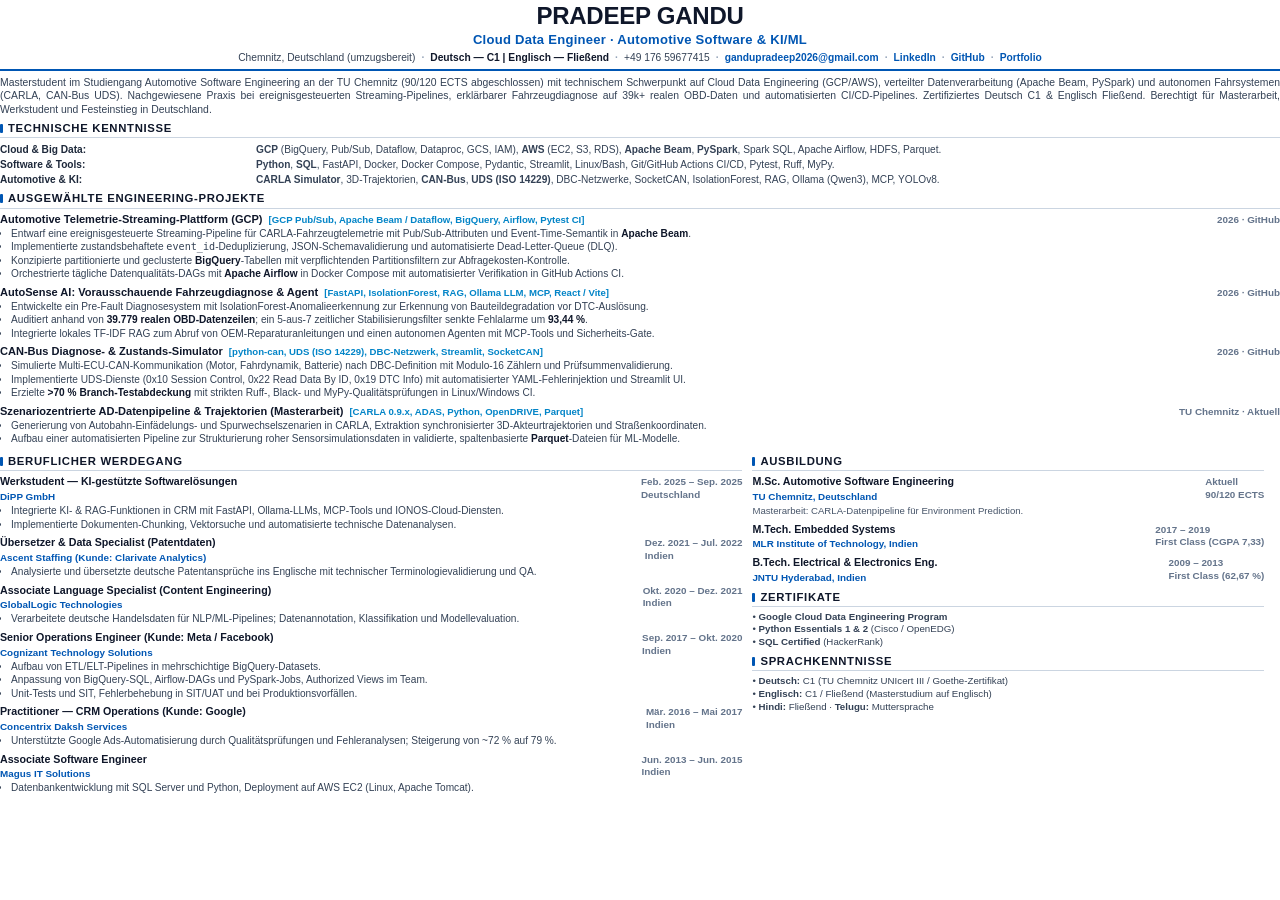
<file: cv_de.html>
<!DOCTYPE html>
<html lang="de">
<head>
<meta charset="UTF-8">
<title>Pradeep Gandu - Lebenslauf</title>
<style>
  @page {
    size: A4 portrait;
    margin: 6.5mm 9mm 6.5mm 9mm;
  }
  * {
    margin: 0;
    padding: 0;
    box-sizing: border-box;
    -webkit-print-color-adjust: exact !important;
    print-color-adjust: exact !important;
  }
  body {
    font-family: -apple-system, BlinkMacSystemFont, "Segoe UI", Roboto, "Helvetica Neue", Arial, sans-serif;
    color: #1a202c;
    background: #ffffff;
    font-size: 8.2pt;
    line-height: 1.30;
  }
  
  /* HEADER */
  .header {
    text-align: center;
    border-bottom: 2px solid #0056b3;
    padding-bottom: 4px;
    margin-bottom: 5px;
  }
  .name {
    font-size: 18pt;
    font-weight: 800;
    letter-spacing: -0.01em;
    color: #0f172a;
    text-transform: uppercase;
  }
  .title {
    font-size: 9.8pt;
    font-weight: 700;
    color: #0056b3;
    margin-top: 1px;
    margin-bottom: 2px;
    letter-spacing: 0.02em;
  }
  .contact-bar {
    display: flex;
    justify-content: center;
    flex-wrap: wrap;
    gap: 6px;
    font-size: 7.7pt;
    color: #334155;
  }
  .contact-bar a {
    color: #0056b3;
    text-decoration: none;
    font-weight: 600;
  }
  .lang-badge {
    font-weight: 700;
    color: #0f172a;
  }
  .sep {
    color: #94a3b8;
    font-weight: bold;
  }

  /* SUMMARY */
  .summary {
    font-size: 7.8pt;
    color: #334155;
    line-height: 1.30;
    margin-bottom: 5px;
    text-align: justify;
  }

  /* SECTION HEADERS */
  .section-title {
    font-size: 8.5pt;
    font-weight: 800;
    color: #0f172a;
    text-transform: uppercase;
    letter-spacing: 0.06em;
    border-bottom: 1px solid #cbd5e1;
    padding-bottom: 1.5px;
    margin-top: 4px;
    margin-bottom: 3.5px;
    display: flex;
    align-items: center;
    gap: 5px;
  }
  .section-title::before {
    content: "";
    display: inline-block;
    width: 3px;
    height: 9px;
    background: #0056b3;
    border-radius: 1px;
  }

  /* SKILLS TABLE */
  .skills-table {
    width: 100%;
    margin-bottom: 4px;
    font-size: 7.6pt;
    border-collapse: collapse;
  }
  .skills-table td {
    padding: 1px 0;
    vertical-align: top;
  }
  .skill-cat {
    width: 20%;
    font-weight: 700;
    color: #1e293b;
    white-space: nowrap;
  }
  .skill-items {
    width: 80%;
    color: #334155;
  }

  /* PROJECTS */
  .item {
    margin-bottom: 4px;
  }
  .item-header {
    display: flex;
    justify-content: space-between;
    align-items: baseline;
    margin-bottom: 1px;
  }
  .item-title {
    font-size: 8.3pt;
    font-weight: 750;
    color: #0f172a;
  }
  .item-title a {
    color: #0f172a;
    text-decoration: none;
  }
  .item-title a:hover {
    color: #0056b3;
  }
  .item-tech {
    font-size: 7.2pt;
    font-weight: 600;
    color: #0284c7;
    margin-left: 3px;
  }
  .item-meta {
    font-size: 7.4pt;
    font-weight: 600;
    color: #64748b;
    white-space: nowrap;
  }
  .bullets {
    padding-left: 11px;
    font-size: 7.6pt;
    color: #334155;
    line-height: 1.25;
  }
  .bullets li {
    margin-bottom: 0.8px;
  }
  .bullets strong {
    color: #0f172a;
  }

  /* TWO COLUMN GRID FOR EXPERIENCE & EDUCATION */
  .grid-2col {
    display: grid;
    grid-template-columns: 58% 40%;
    gap: 10px;
    margin-top: 2px;
  }
</style>
</head>
<body>

<div class="header">
  <div class="name">Pradeep Gandu</div>
  <div class="title">Cloud Data Engineer · Automotive Software & KI/ML</div>
  <div class="contact-bar">
    <span>Chemnitz, Deutschland (umzugsbereit)</span>
    <span class="sep">·</span>
    <span class="lang-badge">Deutsch — C1 | Englisch — Fließend</span>
    <span class="sep">·</span>
    <span>+49 176 59677415</span>
    <span class="sep">·</span>
    <span><a href="mailto:gandupradeep2026@gmail.com">gandupradeep2026@gmail.com</a></span>
    <span class="sep">·</span>
    <span><a href="https://linkedin.com/in/pradeep-gandu-150801394/" target="_blank">LinkedIn</a></span>
    <span class="sep">·</span>
    <span><a href="https://github.com/gandupradeep2026" target="_blank">GitHub</a></span>
    <span class="sep">·</span>
    <span><a href="https://gandupradeep2026.github.io" target="_blank">Portfolio</a></span>
  </div>
</div>

<div class="summary">
  Masterstudent im Studiengang Automotive Software Engineering an der TU Chemnitz (90/120 ECTS abgeschlossen) mit technischem Schwerpunkt auf Cloud Data Engineering (GCP/AWS), verteilter Datenverarbeitung (Apache Beam, PySpark) und autonomen Fahrsystemen (CARLA, CAN-Bus UDS). Nachgewiesene Praxis bei ereignisgesteuerten Streaming-Pipelines, erklärbarer Fahrzeugdiagnose auf 39k+ realen OBD-Daten und automatisierten CI/CD-Pipelines. Zertifiziertes Deutsch C1 & Englisch Fließend. Berechtigt für Masterarbeit, Werkstudent und Festeinstieg in Deutschland.
</div>

<div class="section-title">Technische Kenntnisse</div>
<table class="skills-table">
  <tr>
    <td class="skill-cat">Cloud & Big Data:</td>
    <td class="skill-items"><strong>GCP</strong> (BigQuery, Pub/Sub, Dataflow, Dataproc, GCS, IAM), <strong>AWS</strong> (EC2, S3, RDS), <strong>Apache Beam</strong>, <strong>PySpark</strong>, Spark SQL, Apache Airflow, HDFS, Parquet.</td>
  </tr>
  <tr>
    <td class="skill-cat">Software & Tools:</td>
    <td class="skill-items"><strong>Python</strong>, <strong>SQL</strong>, FastAPI, Docker, Docker Compose, Pydantic, Streamlit, Linux/Bash, Git/GitHub Actions CI/CD, Pytest, Ruff, MyPy.</td>
  </tr>
  <tr>
    <td class="skill-cat">Automotive & KI:</td>
    <td class="skill-items"><strong>CARLA Simulator</strong>, 3D-Trajektorien, <strong>CAN-Bus</strong>, <strong>UDS (ISO 14229)</strong>, DBC-Netzwerke, SocketCAN, IsolationForest, RAG, Ollama (Qwen3), MCP, YOLOv8.</td>
  </tr>
</table>

<div class="section-title">Ausgewählte Engineering-Projekte</div>

<div class="item">
  <div class="item-header">
    <div>
      <span class="item-title"><a href="https://github.com/gandupradeep2026/automotive-telemetry-gcp" target="_blank">Automotive Telemetrie-Streaming-Plattform (GCP)</a></span>
      <span class="item-tech">[GCP Pub/Sub, Apache Beam / Dataflow, BigQuery, Airflow, Pytest CI]</span>
    </div>
    <span class="item-meta">2026 · GitHub</span>
  </div>
  <ul class="bullets">
    <li>Entwarf eine ereignisgesteuerte Streaming-Pipeline für CARLA-Fahrzeugtelemetrie mit Pub/Sub-Attributen und Event-Time-Semantik in <strong>Apache Beam</strong>.</li>
    <li>Implementierte zustandsbehaftete <code>event_id</code>-Deduplizierung, JSON-Schemavalidierung und automatisierte Dead-Letter-Queue (DLQ).</li>
    <li>Konzipierte partitionierte und geclusterte <strong>BigQuery</strong>-Tabellen mit verpflichtenden Partitionsfiltern zur Abfragekosten-Kontrolle.</li>
    <li>Orchestrierte tägliche Datenqualitäts-DAGs mit <strong>Apache Airflow</strong> in Docker Compose mit automatisierter Verifikation in GitHub Actions CI.</li>
  </ul>
</div>

<div class="item">
  <div class="item-header">
    <div>
      <span class="item-title"><a href="https://github.com/gandupradeep2026/autosense-ai" target="_blank">AutoSense AI: Vorausschauende Fahrzeugdiagnose & Agent</a></span>
      <span class="item-tech">[FastAPI, IsolationForest, RAG, Ollama LLM, MCP, React / Vite]</span>
    </div>
    <span class="item-meta">2026 · GitHub</span>
  </div>
  <ul class="bullets">
    <li>Entwickelte ein Pre-Fault Diagnosesystem mit IsolationForest-Anomalieerkennung zur Erkennung von Bauteildegradation vor DTC-Auslösung.</li>
    <li>Auditiert anhand von <strong>39.779 realen OBD-Datenzeilen</strong>; ein 5-aus-7 zeitlicher Stabilisierungsfilter senkte Fehlalarme um <strong>93,44 %</strong>.</li>
    <li>Integrierte lokales TF-IDF RAG zum Abruf von OEM-Reparaturanleitungen und einen autonomen Agenten mit MCP-Tools und Sicherheits-Gate.</li>
  </ul>
</div>

<div class="item">
  <div class="item-header">
    <div>
      <span class="item-title"><a href="https://github.com/gandupradeep2026/CAN-Bus_diagnostic_and_Health-Monitoring_Simulator_Dashboard" target="_blank">CAN-Bus Diagnose- & Zustands-Simulator</a></span>
      <span class="item-tech">[python-can, UDS (ISO 14229), DBC-Netzwerk, Streamlit, SocketCAN]</span>
    </div>
    <span class="item-meta">2026 · GitHub</span>
  </div>
  <ul class="bullets">
    <li>Simulierte Multi-ECU-CAN-Kommunikation (Motor, Fahrdynamik, Batterie) nach DBC-Definition mit Modulo-16 Zählern und Prüfsummenvalidierung.</li>
    <li>Implementierte UDS-Dienste (0x10 Session Control, 0x22 Read Data By ID, 0x19 DTC Info) mit automatisierter YAML-Fehlerinjektion und Streamlit UI.</li>
    <li>Erzielte <strong>>70 % Branch-Testabdeckung</strong> mit strikten Ruff-, Black- und MyPy-Qualitätsprüfungen in Linux/Windows CI.</li>
  </ul>
</div>

<div class="item">
  <div class="item-header">
    <div>
      <span class="item-title">Szenariozentrierte AD-Datenpipeline & Trajektorien (Masterarbeit)</span>
      <span class="item-tech">[CARLA 0.9.x, ADAS, Python, OpenDRIVE, Parquet]</span>
    </div>
    <span class="item-meta">TU Chemnitz · Aktuell</span>
  </div>
  <ul class="bullets">
    <li>Generierung von Autobahn-Einfädelungs- und Spurwechselszenarien in CARLA, Extraktion synchronisierter 3D-Akteurtrajektorien und Straßenkoordinaten.</li>
    <li>Aufbau einer automatisierten Pipeline zur Strukturierung roher Sensorsimulationsdaten in validierte, spaltenbasierte <strong>Parquet</strong>-Dateien für ML-Modelle.</li>
  </ul>
</div>

<div class="grid-2col">
  <!-- LEFT: BERUFLICHER WERDEGANG -->
  <div>
    <div class="section-title">Beruflicher Werdegang</div>
    
    <div class="item">
      <div class="item-header">
        <div><strong style="color:#0f172a; font-size:8.0pt;">Werkstudent — KI-gestützte Softwarelösungen</strong><br><span style="color:#0056b3; font-weight:600; font-size:7.4pt;">DiPP GmbH</span></div>
        <span class="item-meta">Feb. 2025 – Sep. 2025<br>Deutschland</span>
      </div>
      <ul class="bullets">
        <li>Integrierte KI- & RAG-Funktionen in CRM mit FastAPI, Ollama-LLMs, MCP-Tools und IONOS-Cloud-Diensten.</li>
        <li>Implementierte Dokumenten-Chunking, Vektorsuche und automatisierte technische Datenanalysen.</li>
      </ul>
    </div>

    <div class="item">
      <div class="item-header">
        <div><strong style="color:#0f172a; font-size:8.0pt;">Übersetzer & Data Specialist (Patentdaten)</strong><br><span style="color:#0056b3; font-weight:600; font-size:7.4pt;">Ascent Staffing (Kunde: Clarivate Analytics)</span></div>
        <span class="item-meta">Dez. 2021 – Jul. 2022<br>Indien</span>
      </div>
      <ul class="bullets">
        <li>Analysierte und übersetzte deutsche Patentansprüche ins Englische mit technischer Terminologievalidierung und QA.</li>
      </ul>
    </div>

    <div class="item">
      <div class="item-header">
        <div><strong style="color:#0f172a; font-size:8.0pt;">Associate Language Specialist (Content Engineering) </strong><br><span style="color:#0056b3; font-weight:600; font-size:7.4pt;">GlobalLogic Technologies</span></div>
        <span class="item-meta">Okt. 2020 – Dez. 2021<br>Indien</span>
      </div>
      <ul class="bullets">
        <li>Verarbeitete deutsche Handelsdaten für NLP/ML-Pipelines; Datenannotation, Klassifikation und Modellevaluation.</li>
      </ul>
    </div>

    <div class="item">
      <div class="item-header">
        <div><strong style="color:#0f172a; font-size:8.0pt;">Senior Operations Engineer (Kunde: Meta / Facebook)</strong><br><span style="color:#0056b3; font-weight:600; font-size:7.4pt;">Cognizant Technology Solutions</span></div>
        <span class="item-meta">Sep. 2017 – Okt. 2020<br>Indien</span>
      </div>
      <ul class="bullets">
        <li>Aufbau von ETL/ELT-Pipelines in mehrschichtige BigQuery-Datasets.</li>
        <li>Anpassung von BigQuery-SQL, Airflow-DAGs und PySpark-Jobs, Authorized Views im Team.</li>
        <li>Unit-Tests und SIT, Fehlerbehebung in SIT/UAT und bei Produktionsvorfällen.</li>
      </ul>
    </div>

    <div class="item">
      <div class="item-header">
        <div><strong style="color:#0f172a; font-size:8.0pt;">Practitioner — CRM Operations (Kunde: Google)</strong><br><span style="color:#0056b3; font-weight:600; font-size:7.4pt;">Concentrix Daksh Services</span></div>
        <span class="item-meta">Mär. 2016 – Mai 2017<br>Indien</span>
      </div>
      <ul class="bullets">
        <li>Unterstützte Google Ads-Automatisierung durch Qualitätsprüfungen und Fehleranalysen; Steigerung von ~72 % auf 79 %.</li>
      </ul>
    </div>
     <div class="item">
      <div class="item-header">
        <div><strong style="color:#0f172a; font-size:8.0pt;">Associate Software Engineer</strong><br><span style="color:#0056b3; font-weight:600; font-size:7.4pt;">Magus IT Solutions</span></div>
        <span class="item-meta">Jun. 2013 – Jun. 2015<br>Indien</span>
      </div>
      <ul class="bullets">
        <li>Datenbankentwicklung mit SQL Server und Python, Deployment auf AWS EC2 (Linux, Apache Tomcat).</li>
      </ul>
    </div>

 </div>

  <!-- RIGHT: AUSBILDUNG -->
  <div>
    <div class="section-title">Ausbildung</div>

    <div class="item">
      <div class="item-header">
        <div><strong style="color:#0f172a; font-size:8.0pt;">M.Sc. Automotive Software Engineering</strong><br><span style="color:#0056b3; font-weight:600; font-size:7.4pt;">TU Chemnitz, Deutschland</span></div>
        <span class="item-meta">Aktuell<br>90/120 ECTS</span>
      </div>
      <p style="font-size:7.2pt; color:#475569; margin-top:1px;">Masterarbeit: CARLA-Datenpipeline für Environment Prediction.</p>
    </div>

    <div class="item" style="margin-top:3px;">
      <div class="item-header">
        <div><strong style="color:#0f172a; font-size:8.0pt;">M.Tech. Embedded Systems</strong><br><span style="color:#0056b3; font-weight:600; font-size:7.4pt;">MLR Institute of Technology, Indien</span></div>
        <span class="item-meta">2017 – 2019<br>First Class (CGPA 7,33)</span>
      </div>
    </div>

    <div class="item" style="margin-top:3px;">
      <div class="item-header">
        <div><strong style="color:#0f172a; font-size:8.0pt;">B.Tech. Electrical & Electronics Eng.</strong><br><span style="color:#0056b3; font-weight:600; font-size:7.4pt;">JNTU Hyderabad, Indien</span></div>
        <span class="item-meta">2009 – 2013<br>First Class (62,67 %)</span>
      </div>
    </div>

    <div class="section-title" style="margin-top:5px;">Zertifikate</div>
    <div style="font-size:7.3pt; color:#334155; line-height:1.32;">
      <div>• <strong>Google Cloud Data Engineering Program</strong></div>
      <div>• <strong>Python Essentials 1 & 2</strong> (Cisco / OpenEDG)</div>
      <div>• <strong>SQL Certified</strong> (HackerRank)</div>
    </div>

    <div class="section-title" style="margin-top:5px;">Sprachkenntnisse</div>
    <div style="font-size:7.3pt; color:#334155; line-height:1.32;">
      <div>• <strong>Deutsch:</strong> C1 (TU Chemnitz UNIcert III / Goethe-Zertifikat)</div>
      <div>• <strong>Englisch:</strong> C1 / Fließend (Masterstudium auf Englisch)</div>
      <div>• <strong>Hindi:</strong> Fließend · <strong>Telugu:</strong> Muttersprache</div>
    </div>
  </div>
</div>

</body>
</html>
</file>
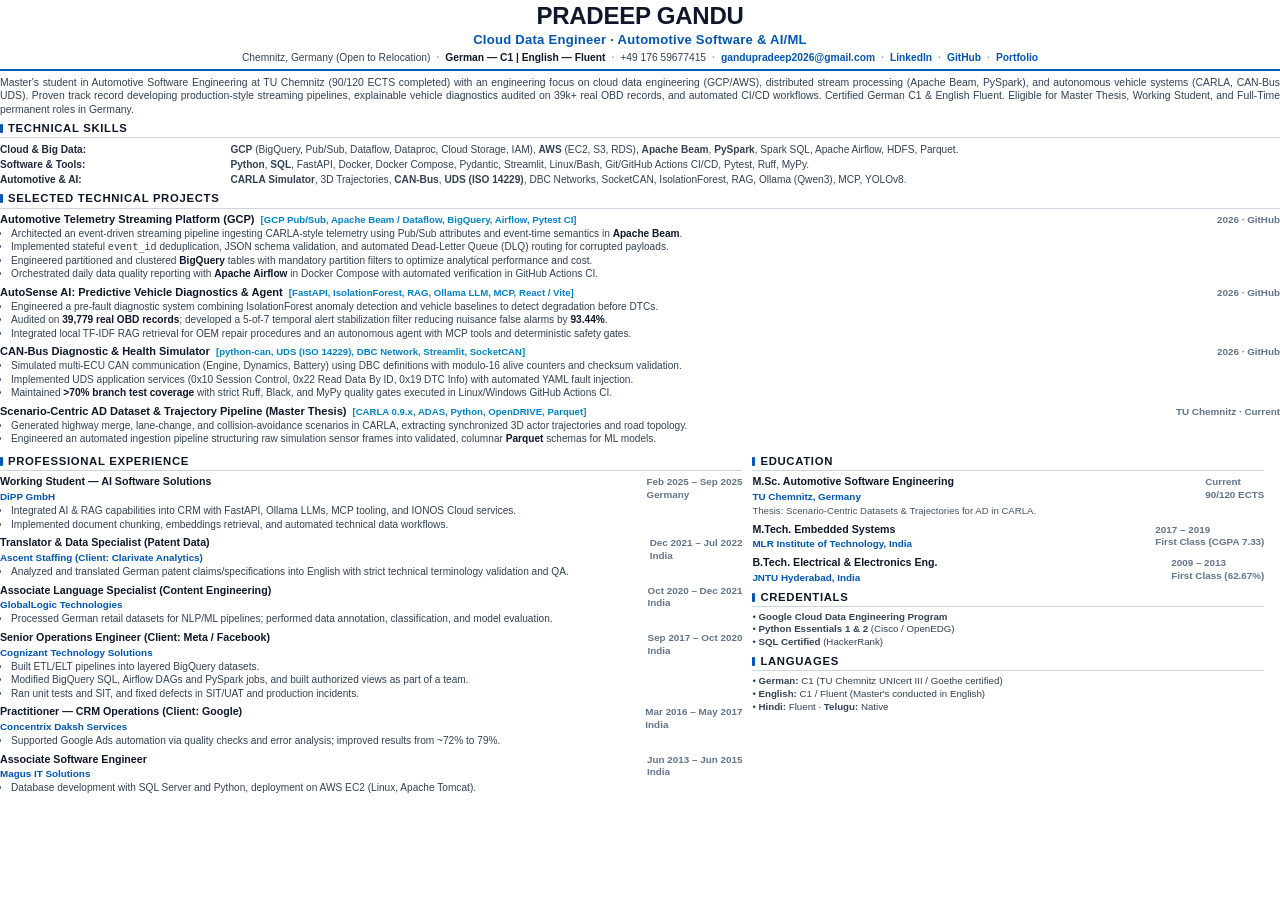
<file: cv_en.html>
<!DOCTYPE html>
<html lang="en">
<head>
<meta charset="UTF-8">
<title>Pradeep Gandu - Resume</title>
<style>
  @page {
    size: A4 portrait;
    margin: 6.5mm 9mm 6.5mm 9mm;
  }
  * {
    margin: 0;
    padding: 0;
    box-sizing: border-box;
    -webkit-print-color-adjust: exact !important;
    print-color-adjust: exact !important;
  }
  body {
    font-family: -apple-system, BlinkMacSystemFont, "Segoe UI", Roboto, "Helvetica Neue", Arial, sans-serif;
    color: #1a202c;
    background: #ffffff;
    font-size: 8.2pt;
    line-height: 1.30;
  }
  
  /* HEADER */
  .header {
    text-align: center;
    border-bottom: 2px solid #0056b3;
    padding-bottom: 4px;
    margin-bottom: 5px;
  }
  .name {
    font-size: 18pt;
    font-weight: 800;
    letter-spacing: -0.01em;
    color: #0f172a;
    text-transform: uppercase;
  }
  .title {
    font-size: 9.8pt;
    font-weight: 700;
    color: #0056b3;
    margin-top: 1px;
    margin-bottom: 2px;
    letter-spacing: 0.02em;
  }
  .contact-bar {
    display: flex;
    justify-content: center;
    flex-wrap: wrap;
    gap: 6px;
    font-size: 7.7pt;
    color: #334155;
  }
  .contact-bar a {
    color: #0056b3;
    text-decoration: none;
    font-weight: 600;
  }
  .lang-badge {
    font-weight: 700;
    color: #0f172a;
  }
  .sep {
    color: #94a3b8;
    font-weight: bold;
  }

  /* SUMMARY */
  .summary {
    font-size: 7.8pt;
    color: #334155;
    line-height: 1.30;
    margin-bottom: 5px;
    text-align: justify;
  }

  /* SECTION HEADERS */
  .section-title {
    font-size: 8.5pt;
    font-weight: 800;
    color: #0f172a;
    text-transform: uppercase;
    letter-spacing: 0.06em;
    border-bottom: 1px solid #cbd5e1;
    padding-bottom: 1.5px;
    margin-top: 4px;
    margin-bottom: 3.5px;
    display: flex;
    align-items: center;
    gap: 5px;
  }
  .section-title::before {
    content: "";
    display: inline-block;
    width: 3px;
    height: 9px;
    background: #0056b3;
    border-radius: 1px;
  }

  /* SKILLS TABLE */
  .skills-table {
    width: 100%;
    margin-bottom: 4px;
    font-size: 7.6pt;
    border-collapse: collapse;
  }
  .skills-table td {
    padding: 1px 0;
    vertical-align: top;
  }
  .skill-cat {
    width: 18%;
    font-weight: 700;
    color: #1e293b;
    white-space: nowrap;
  }
  .skill-items {
    width: 82%;
    color: #334155;
  }

  /* PROJECTS */
  .item {
    margin-bottom: 4px;
  }
  .item-header {
    display: flex;
    justify-content: space-between;
    align-items: baseline;
    margin-bottom: 1px;
  }
  .item-title {
    font-size: 8.3pt;
    font-weight: 750;
    color: #0f172a;
  }
  .item-title a {
    color: #0f172a;
    text-decoration: none;
  }
  .item-title a:hover {
    color: #0056b3;
  }
  .item-tech {
    font-size: 7.2pt;
    font-weight: 600;
    color: #0284c7;
    margin-left: 3px;
  }
  .item-meta {
    font-size: 7.4pt;
    font-weight: 600;
    color: #64748b;
    white-space: nowrap;
  }
  .bullets {
    padding-left: 11px;
    font-size: 7.6pt;
    color: #334155;
    line-height: 1.25;
  }
  .bullets li {
    margin-bottom: 0.8px;
  }
  .bullets strong {
    color: #0f172a;
  }

  /* TWO COLUMN GRID FOR EXPERIENCE & EDUCATION */
  .grid-2col {
    display: grid;
    grid-template-columns: 58% 40%;
    gap: 10px;
    margin-top: 2px;
  }
</style>
</head>
<body>

<div class="header">
  <div class="name">Pradeep Gandu</div>
  <div class="title">Cloud Data Engineer · Automotive Software & AI/ML</div>
  <div class="contact-bar">
    <span>Chemnitz, Germany (Open to Relocation)</span>
    <span class="sep">·</span>
    <span class="lang-badge">German — C1 | English — Fluent</span>
    <span class="sep">·</span>
    <span>+49 176 59677415</span>
    <span class="sep">·</span>
    <span><a href="mailto:gandupradeep2026@gmail.com">gandupradeep2026@gmail.com</a></span>
    <span class="sep">·</span>
    <span><a href="https://linkedin.com/in/pradeep-gandu-150801394/" target="_blank">LinkedIn</a></span>
    <span class="sep">·</span>
    <span><a href="https://github.com/gandupradeep2026" target="_blank">GitHub</a></span>
    <span class="sep">·</span>
    <span><a href="https://gandupradeep2026.github.io" target="_blank">Portfolio</a></span>
  </div>
</div>

<div class="summary">
  Master's student in Automotive Software Engineering at TU Chemnitz (90/120 ECTS completed) with an engineering focus on cloud data engineering (GCP/AWS), distributed stream processing (Apache Beam, PySpark), and autonomous vehicle systems (CARLA, CAN-Bus UDS). Proven track record developing production-style streaming pipelines, explainable vehicle diagnostics audited on 39k+ real OBD records, and automated CI/CD workflows. Certified German C1 & English Fluent. Eligible for Master Thesis, Working Student, and Full-Time permanent roles in Germany.
</div>

<div class="section-title">Technical Skills</div>
<table class="skills-table">
  <tr>
    <td class="skill-cat">Cloud & Big Data:</td>
    <td class="skill-items"><strong>GCP</strong> (BigQuery, Pub/Sub, Dataflow, Dataproc, Cloud Storage, IAM), <strong>AWS</strong> (EC2, S3, RDS), <strong>Apache Beam</strong>, <strong>PySpark</strong>, Spark SQL, Apache Airflow, HDFS, Parquet.</td>
  </tr>
  <tr>
    <td class="skill-cat">Software & Tools:</td>
    <td class="skill-items"><strong>Python</strong>, <strong>SQL</strong>, FastAPI, Docker, Docker Compose, Pydantic, Streamlit, Linux/Bash, Git/GitHub Actions CI/CD, Pytest, Ruff, MyPy.</td>
  </tr>
  <tr>
    <td class="skill-cat">Automotive & AI:</td>
    <td class="skill-items"><strong>CARLA Simulator</strong>, 3D Trajectories, <strong>CAN-Bus</strong>, <strong>UDS (ISO 14229)</strong>, DBC Networks, SocketCAN, IsolationForest, RAG, Ollama (Qwen3), MCP, YOLOv8.</td>
  </tr>
</table>

<div class="section-title">Selected Technical Projects</div>

<div class="item">
  <div class="item-header">
    <div>
      <span class="item-title"><a href="https://github.com/gandupradeep2026/automotive-telemetry-gcp" target="_blank">Automotive Telemetry Streaming Platform (GCP)</a></span>
      <span class="item-tech">[GCP Pub/Sub, Apache Beam / Dataflow, BigQuery, Airflow, Pytest CI]</span>
    </div>
    <span class="item-meta">2026 · GitHub</span>
  </div>
  <ul class="bullets">
    <li>Architected an event-driven streaming pipeline ingesting CARLA-style telemetry using Pub/Sub attributes and event-time semantics in <strong>Apache Beam</strong>.</li>
    <li>Implemented stateful <code>event_id</code> deduplication, JSON schema validation, and automated Dead-Letter Queue (DLQ) routing for corrupted payloads.</li>
    <li>Engineered partitioned and clustered <strong>BigQuery</strong> tables with mandatory partition filters to optimize analytical performance and cost.</li>
    <li>Orchestrated daily data quality reporting with <strong>Apache Airflow</strong> in Docker Compose with automated verification in GitHub Actions CI.</li>
  </ul>
</div>

<div class="item">
  <div class="item-header">
    <div>
      <span class="item-title"><a href="https://github.com/gandupradeep2026/autosense-ai" target="_blank">AutoSense AI: Predictive Vehicle Diagnostics & Agent</a></span>
      <span class="item-tech">[FastAPI, IsolationForest, RAG, Ollama LLM, MCP, React / Vite]</span>
    </div>
    <span class="item-meta">2026 · GitHub</span>
  </div>
  <ul class="bullets">
    <li>Engineered a pre-fault diagnostic system combining IsolationForest anomaly detection and vehicle baselines to detect degradation before DTCs.</li>
    <li>Audited on <strong>39,779 real OBD records</strong>; developed a 5-of-7 temporal alert stabilization filter reducing nuisance false alarms by <strong>93.44%</strong>.</li>
    <li>Integrated local TF-IDF RAG retrieval for OEM repair procedures and an autonomous agent with MCP tools and deterministic safety gates.</li>
  </ul>
</div>

<div class="item">
  <div class="item-header">
    <div>
      <span class="item-title"><a href="https://github.com/gandupradeep2026/CAN-Bus_diagnostic_and_Health-Monitoring_Simulator_Dashboard" target="_blank">CAN-Bus Diagnostic & Health Simulator</a></span>
      <span class="item-tech">[python-can, UDS (ISO 14229), DBC Network, Streamlit, SocketCAN]</span>
    </div>
    <span class="item-meta">2026 · GitHub</span>
  </div>
  <ul class="bullets">
    <li>Simulated multi-ECU CAN communication (Engine, Dynamics, Battery) using DBC definitions with modulo-16 alive counters and checksum validation.</li>
    <li>Implemented UDS application services (0x10 Session Control, 0x22 Read Data By ID, 0x19 DTC Info) with automated YAML fault injection.</li>
    <li>Maintained <strong>>70% branch test coverage</strong> with strict Ruff, Black, and MyPy quality gates executed in Linux/Windows GitHub Actions CI.</li>
  </ul>
</div>

<div class="item">
  <div class="item-header">
    <div>
      <span class="item-title">Scenario-Centric AD Dataset & Trajectory Pipeline (Master Thesis)</span>
      <span class="item-tech">[CARLA 0.9.x, ADAS, Python, OpenDRIVE, Parquet]</span>
    </div>
    <span class="item-meta">TU Chemnitz · Current</span>
  </div>
  <ul class="bullets">
    <li>Generated highway merge, lane-change, and collision-avoidance scenarios in CARLA, extracting synchronized 3D actor trajectories and road topology.</li>
    <li>Engineered an automated ingestion pipeline structuring raw simulation sensor frames into validated, columnar <strong>Parquet</strong> schemas for ML models.</li>
  </ul>
</div>

<div class="grid-2col">
  <!-- LEFT: PROFESSIONAL EXPERIENCE -->
  <div>
    <div class="section-title">Professional Experience</div>
    
    <div class="item">
      <div class="item-header">
        <div><strong style="color:#0f172a; font-size:8.0pt;">Working Student — AI Software Solutions</strong><br><span style="color:#0056b3; font-weight:600; font-size:7.4pt;">DiPP GmbH</span></div>
        <span class="item-meta">Feb 2025 – Sep 2025<br>Germany</span>
      </div>
      <ul class="bullets">
        <li>Integrated AI & RAG capabilities into CRM with FastAPI, Ollama LLMs, MCP tooling, and IONOS Cloud services.</li>
        <li>Implemented document chunking, embeddings retrieval, and automated technical data workflows.</li>
      </ul>
    </div>

    <div class="item">
      <div class="item-header">
        <div><strong style="color:#0f172a; font-size:8.0pt;">Translator & Data Specialist (Patent Data)</strong><br><span style="color:#0056b3; font-weight:600; font-size:7.4pt;">Ascent Staffing (Client: Clarivate Analytics)</span></div>
        <span class="item-meta">Dec 2021 – Jul 2022<br>India</span>
      </div>
      <ul class="bullets">
        <li>Analyzed and translated German patent claims/specifications into English with strict technical terminology validation and QA.</li>
      </ul>
    </div>

    <div class="item">
      <div class="item-header">
        <div><strong style="color:#0f172a; font-size:8.0pt;">Associate Language Specialist (Content Engineering) </strong><br><span style="color:#0056b3; font-weight:600; font-size:7.4pt;">GlobalLogic Technologies</span></div>
        <span class="item-meta">Oct 2020 – Dec 2021<br>India</span>
      </div>
      <ul class="bullets">
        <li>Processed German retail datasets for NLP/ML pipelines; performed data annotation, classification, and model evaluation.</li>
      </ul>
    </div>

    <div class="item">
      <div class="item-header">
        <div><strong style="color:#0f172a; font-size:8.0pt;">Senior Operations Engineer (Client: Meta / Facebook)</strong><br><span style="color:#0056b3; font-weight:600; font-size:7.4pt;">Cognizant Technology Solutions</span></div>
        <span class="item-meta">Sep 2017 – Oct 2020<br>India</span>
      </div>
      <ul class="bullets">
        <li>Built ETL/ELT pipelines into layered BigQuery datasets.</li>
        <li>Modified BigQuery SQL, Airflow DAGs and PySpark jobs, and built authorized views as part of a team.</li>
        <li>Ran unit tests and SIT, and fixed defects in SIT/UAT and production incidents.</li>
      </ul>
    </div>

    <div class="item">
      <div class="item-header">
        <div><strong style="color:#0f172a; font-size:8.0pt;">Practitioner — CRM Operations (Client: Google)</strong><br><span style="color:#0056b3; font-weight:600; font-size:7.4pt;">Concentrix Daksh Services</span></div>
        <span class="item-meta">Mar 2016 – May 2017<br>India</span>
      </div>
      <ul class="bullets">
        <li>Supported Google Ads automation via quality checks and error analysis; improved results from ~72% to 79%.</li>
      </ul>
    </div>
     <div class="item">
      <div class="item-header">
        <div><strong style="color:#0f172a; font-size:8.0pt;">Associate Software Engineer</strong><br><span style="color:#0056b3; font-weight:600; font-size:7.4pt;">Magus IT Solutions</span></div>
        <span class="item-meta">Jun 2013 – Jun 2015<br>India</span>
      </div>
      <ul class="bullets">
        <li>Database development with SQL Server and Python, deployment on AWS EC2 (Linux, Apache Tomcat).</li>
      </ul>
    </div>

 </div>

  <!-- RIGHT: EDUCATION -->
  <div>
    <div class="section-title">Education</div>

    <div class="item">
      <div class="item-header">
        <div><strong style="color:#0f172a; font-size:8.0pt;">M.Sc. Automotive Software Engineering</strong><br><span style="color:#0056b3; font-weight:600; font-size:7.4pt;">TU Chemnitz, Germany</span></div>
        <span class="item-meta">Current<br>90/120 ECTS</span>
      </div>
      <p style="font-size:7.2pt; color:#475569; margin-top:1px;">Thesis: Scenario-Centric Datasets & Trajectories for AD in CARLA.</p>
    </div>

    <div class="item" style="margin-top:3px;">
      <div class="item-header">
        <div><strong style="color:#0f172a; font-size:8.0pt;">M.Tech. Embedded Systems</strong><br><span style="color:#0056b3; font-weight:600; font-size:7.4pt;">MLR Institute of Technology, India</span></div>
        <span class="item-meta">2017 – 2019<br>First Class (CGPA 7.33)</span>
      </div>
    </div>

    <div class="item" style="margin-top:3px;">
      <div class="item-header">
        <div><strong style="color:#0f172a; font-size:8.0pt;">B.Tech. Electrical & Electronics Eng.</strong><br><span style="color:#0056b3; font-weight:600; font-size:7.4pt;">JNTU Hyderabad, India</span></div>
        <span class="item-meta">2009 – 2013<br>First Class (62.67%)</span>
      </div>
    </div>

    <div class="section-title" style="margin-top:5px;">Credentials</div>
    <div style="font-size:7.3pt; color:#334155; line-height:1.32;">
      <div>• <strong>Google Cloud Data Engineering Program</strong></div>
      <div>• <strong>Python Essentials 1 & 2</strong> (Cisco / OpenEDG)</div>
      <div>• <strong>SQL Certified</strong> (HackerRank)</div>
    </div>

    <div class="section-title" style="margin-top:5px;">Languages</div>
    <div style="font-size:7.3pt; color:#334155; line-height:1.32;">
      <div>• <strong>German:</strong> C1 (TU Chemnitz UNIcert III / Goethe certified)</div>
      <div>• <strong>English:</strong> C1 / Fluent (Master's conducted in English)</div>
      <div>• <strong>Hindi:</strong> Fluent · <strong>Telugu:</strong> Native</div>
    </div>
  </div>
</div>

</body>
</html>
</file>
<file: style.css>
/* =========================================================
   DESIGN SYSTEM & MODERN TECH THEME (DARK / LIGHT)
========================================================= */

:root,
[data-theme="dark"] {
    --bg-base: #090e0d;
    --bg-surface: #0e1715;
    --bg-surface-elevated: #13201d;
    --bg-alt: #0c1412;
    --border: rgba(255, 255, 255, 0.08);
    --border-hover: rgba(27, 179, 156, 0.5);
    --text-primary: #f2f7f5;
    --text-secondary: #92a5a0;
    --text-muted: #607470;
    --accent-primary: #1bb39c;
    --accent-primary-hover: #34d399;
    --accent-glow: rgba(27, 179, 156, 0.16);
    --accent-glow-strong: rgba(27, 179, 156, 0.32);
    --accent-gradient: linear-gradient(135deg, #00594f 0%, #1bb39c 100%);
    --card-shadow: 0 12px 36px rgba(0, 0, 0, 0.55);
    --card-shadow-hover: 0 20px 45px rgba(27, 179, 156, 0.16);
    --nav-bg: rgba(9, 14, 13, 0.90);
    --tag-bg: rgba(27, 179, 156, 0.12);
    --tag-text: #34d399;
    --container: 1180px;
}

[data-theme="light"] {
    --bg-base: #f7faf9;
    --bg-surface: #ffffff;
    --bg-surface-elevated: #f0f5f3;
    --bg-alt: #edf3f0;
    --border: #dbe5e2;
    --border-hover: #00594f;
    --text-primary: #0a1916;
    --text-secondary: #3e544f;
    --text-muted: #708882;
    --accent-primary: #00594f;
    --accent-primary-hover: #177665;
    --accent-glow: rgba(0, 89, 79, 0.12);
    --accent-glow-strong: rgba(0, 89, 79, 0.25);
    --accent-gradient: linear-gradient(135deg, #00594f 0%, #177665 100%);
    --card-shadow: 0 8px 26px rgba(0, 40, 35, 0.06);
    --card-shadow-hover: 0 18px 36px rgba(0, 89, 79, 0.14);
    --nav-bg: rgba(255, 255, 255, 0.94);
    --tag-bg: rgba(0, 89, 79, 0.08);
    --tag-text: #00594f;
    --container: 1180px;
}

/* =========================================================
   RESET & GLOBAL BASE
========================================================= */

* {
    margin: 0;
    padding: 0;
    box-sizing: border-box;
}

html {
    scroll-behavior: smooth;
    scroll-padding-top: 90px;
}

body {
    font-family: 'Plus Jakarta Sans', -apple-system, BlinkMacSystemFont, "Segoe UI", Roboto, sans-serif;
    color: var(--text-primary);
    background: var(--bg-base);
    line-height: 1.65;
    overflow-x: hidden;
    transition: background-color 0.3s ease, color 0.3s ease;
}

code, pre, .stat-value, .project-year, .status-badge {
    font-family: 'JetBrains Mono', 'Plus Jakarta Sans', monospace;
}

img {
    max-width: 100%;
    display: block;
}

a {
    color: inherit;
    text-decoration: none;
}

/* =========================================================
   NAVBAR
========================================================= */

.navbar {
    position: sticky;
    top: 0;
    z-index: 1000;
    width: 100%;
    min-height: 74px;
    padding: 0 5%;
    display: flex;
    justify-content: space-between;
    align-items: center;
    background: var(--nav-bg);
    backdrop-filter: blur(14px);
    -webkit-backdrop-filter: blur(14px);
    border-bottom: 1px solid var(--border);
    transition: all 0.3s ease;
}

.logo {
    display: inline-flex;
    align-items: center;
    gap: 8px;
    font-size: 1.15rem;
    font-weight: 700;
    color: var(--text-primary);
    transition: opacity 0.2s ease;
}

.logo:hover {
    opacity: 0.85;
}

.logo-name {
    font-weight: 700;
    letter-spacing: -0.02em;
}

.logo-sep {
    color: var(--text-muted);
    font-family: 'JetBrains Mono', monospace;
    font-weight: 400;
}

.logo-sub {
    font-family: 'JetBrains Mono', monospace;
    font-size: 0.82rem;
    font-weight: 500;
    color: var(--accent-primary);
    background: var(--tag-bg);
    border: 1px solid var(--border);
    padding: 2px 8px;
    border-radius: 4px;
}

.nav-links {
    display: flex;
    align-items: center;
    gap: 24px;
}

.nav-links a {
    color: var(--text-secondary);
    font-size: 0.92rem;
    font-weight: 600;
    transition: color 0.2s ease, transform 0.2s ease;
    position: relative;
    padding: 4px 0;
}

.nav-links a:hover,
.nav-links a.active {
    color: var(--accent-primary);
}

.nav-links a::after {
    content: "";
    position: absolute;
    bottom: 0;
    left: 0;
    width: 0;
    height: 2px;
    background: var(--accent-primary);
    transition: width 0.25s ease;
    border-radius: 2px;
}

.nav-links a:hover::after,
.nav-links a.active::after {
    width: 100%;
}

.nav-controls {
    display: flex;
    align-items: center;
    gap: 16px;
}

.theme-toggle {
    appearance: none;
    border: 1px solid var(--border);
    background: var(--bg-surface-elevated);
    color: var(--text-primary);
    width: 38px;
    height: 38px;
    border-radius: 10px;
    cursor: pointer;
    display: flex;
    align-items: center;
    justify-content: center;
    font-size: 1.05rem;
    transition: all 0.2s ease;
}

.theme-toggle:hover {
    border-color: var(--accent-primary);
    transform: scale(1.05);
    box-shadow: 0 0 15px var(--accent-glow);
}

.language-switcher {
    display: flex;
    align-items: center;
    gap: 4px;
    background: var(--bg-surface-elevated);
    padding: 3px 8px;
    border-radius: 9px;
    border: 1px solid var(--border);
}

.lang-btn {
    appearance: none;
    border: 0;
    background: transparent;
    color: var(--text-secondary);
    font-weight: 700;
    font-size: 0.82rem;
    cursor: pointer;
    padding: 4px 6px;
    border-radius: 6px;
    transition: all 0.2s ease;
}

.lang-btn:hover {
    color: var(--text-primary);
}

.lang-btn.active {
    color: #ffffff;
    background: var(--accent-primary);
}

.lang-divider {
    color: var(--border);
    font-size: 0.8rem;
}

.menu-button {
    display: none;
    border: none;
    background: transparent;
    color: var(--text-primary);
    font-size: 1.6rem;
    cursor: pointer;
}

/* =========================================================
   HERO SECTION
========================================================= */

.hero {
    min-height: calc(100vh - 74px);
    display: flex;
    align-items: center;
    padding: 60px 5%;
    position: relative;
    background: 
        radial-gradient(circle at 15% 20%, var(--accent-glow) 0%, transparent 40%),
        radial-gradient(circle at 85% 60%, var(--accent-glow) 0%, transparent 45%);
}

.hero-container {
    width: 100%;
    max-width: var(--container);
    margin: 0 auto;
    display: grid;
    grid-template-columns: 1.4fr 0.8fr;
    gap: 60px;
    align-items: center;
}

.affiliation-badge {
    display: inline-flex;
    align-items: center;
    gap: 9px;
    padding: 6px 14px;
    background: var(--bg-surface-elevated);
    border: 1px solid var(--border);
    border-radius: 6px;
    color: var(--text-secondary);
    font-size: 0.82rem;
    font-weight: 600;
    font-family: 'JetBrains Mono', monospace;
    margin-bottom: 20px;
    letter-spacing: -0.01em;
}

.affiliation-dot {
    width: 8px;
    height: 8px;
    border-radius: 50%;
    background: var(--accent-primary);
    box-shadow: 0 0 8px var(--accent-primary);
}

.meta-specs {
    display: flex;
    flex-wrap: wrap;
    gap: 10px;
    margin-bottom: 28px;
}

.spec-pill {
    display: inline-flex;
    align-items: center;
    gap: 7px;
    padding: 6px 12px;
    background: var(--bg-surface-elevated);
    border: 1px solid var(--border);
    border-radius: 6px;
    font-family: 'JetBrains Mono', monospace;
    font-size: 0.8rem;
    line-height: 1.4;
    transition: border-color 0.2s ease;
}

.spec-pill:hover {
    border-color: var(--accent-primary);
}

.spec-label {
    color: var(--text-muted);
    font-weight: 500;
}

.spec-value {
    color: var(--text-primary);
    font-weight: 600;
}

.hero-title {
    font-size: clamp(2.8rem, 5.5vw, 4.4rem);
    font-weight: 800;
    line-height: 1.1;
    letter-spacing: -0.04em;
    margin-bottom: 16px;
    color: var(--text-primary);
}

.hero-subtitle {
    font-size: clamp(1.1rem, 2vw, 1.45rem);
    font-weight: 600;
    line-height: 1.4;
    color: var(--text-secondary);
    margin-bottom: 22px;
}

.highlight-role {
    color: var(--text-primary);
}

.role-dot {
    color: var(--accent-primary);
    padding: 0 6px;
}

.hero-description {
    max-width: 640px;
    color: var(--text-secondary);
    font-size: 1.06rem;
    line-height: 1.7;
    margin-bottom: 30px;
}

.hero-buttons {
    display: flex;
    flex-wrap: wrap;
    gap: 12px;
    margin-bottom: 26px;
}

.quick-links {
    display: flex;
    flex-wrap: wrap;
    align-items: center;
    gap: 14px;
    color: var(--text-secondary);
    font-size: 0.92rem;
    margin-bottom: 35px;
}

.link-item {
    display: inline-flex;
    align-items: center;
    gap: 6px;
    color: var(--text-secondary);
    font-weight: 600;
    transition: color 0.2s ease;
}

.link-item:hover {
    color: var(--accent-primary);
}

.link-icon {
    width: 17px;
    height: 17px;
}

.location-badge {
    display: inline-flex;
    align-items: center;
    gap: 6px;
    color: var(--text-muted);
}

.dot-separator {
    color: var(--border);
}

/* =========================================================
   HERO STATS RIBBON
========================================================= */

.hero-stats {
    display: grid;
    grid-template-columns: repeat(4, 1fr);
    gap: 14px;
    max-width: 680px;
}

.stat-card {
    background: var(--bg-surface);
    border: 1px solid var(--border);
    border-radius: 12px;
    padding: 14px 16px;
    transition: transform 0.2s ease, border-color 0.2s ease, box-shadow 0.2s ease;
}

.stat-card:hover {
    transform: translateY(-3px);
    border-color: var(--accent-primary);
    box-shadow: 0 8px 24px var(--accent-glow);
}

.stat-value {
    display: block;
    font-size: 1.25rem;
    font-weight: 800;
    color: var(--accent-primary);
    margin-bottom: 4px;
    letter-spacing: -0.02em;
}

.stat-label {
    display: block;
    font-size: 0.78rem;
    font-weight: 600;
    color: var(--text-secondary);
    line-height: 1.3;
}

/* =========================================================
   HERO PHOTO
========================================================= */

.hero-photo-wrapper {
    display: flex;
    justify-content: center;
}

.hero-photo-frame {
    position: relative;
    width: 310px;
    height: 390px;
    border-radius: 10px;
    overflow: hidden;
    background: var(--bg-surface-elevated);
    border: 1px solid var(--border);
    box-shadow: var(--card-shadow);
}

.photo-glow {
    position: absolute;
    inset: -20px;
    background: radial-gradient(circle at 50% 50%, var(--accent-glow), transparent 60%);
    z-index: 0;
    filter: blur(20px);
    pointer-events: none;
}

.profile-photo {
    width: 100%;
    height: 100%;
    object-fit: cover;
    position: relative;
    z-index: 1;
}

.photo-fallback {
    display: none;
    width: 100%;
    height: 100%;
    align-items: center;
    justify-content: center;
    font-size: 4.5rem;
    font-weight: 800;
    color: var(--accent-primary);
    background: var(--bg-surface-elevated);
    position: relative;
    z-index: 1;
}

.photo-caption {
    position: absolute;
    bottom: 0;
    left: 0;
    right: 0;
    background: rgba(10, 14, 23, 0.88);
    backdrop-filter: blur(10px);
    -webkit-backdrop-filter: blur(10px);
    border-top: 1px solid var(--border);
    padding: 10px 14px;
    text-align: center;
    z-index: 2;
}

[data-theme="light"] .photo-caption {
    background: rgba(255, 255, 255, 0.92);
}

.caption-title {
    display: block;
    font-size: 0.88rem;
    font-weight: 700;
    color: var(--text-primary);
}

.caption-sub {
    display: block;
    font-family: 'JetBrains Mono', monospace;
    font-size: 0.74rem;
    color: var(--accent-primary);
    margin-top: 2px;
}

/* =========================================================
   BUTTONS
========================================================= */

.btn {
    display: inline-flex;
    align-items: center;
    justify-content: center;
    gap: 8px;
    min-height: 46px;
    padding: 0 20px;
    border-radius: 10px;
    font-size: 0.94rem;
    font-weight: 700;
    cursor: pointer;
    transition: all 0.25s ease;
    border: 1px solid transparent;
}

.btn-icon, .btn-arrow {
    width: 18px;
    height: 18px;
    transition: transform 0.2s ease;
}

.btn:hover .btn-arrow {
    transform: translateX(4px);
}

.btn:hover {
    transform: translateY(-2px);
}

.primary-btn {
    background: var(--accent-primary);
    color: #ffffff;
    box-shadow: 0 4px 16px var(--accent-glow);
}

.primary-btn:hover {
    background: var(--accent-primary-hover);
    box-shadow: 0 8px 24px var(--accent-glow-strong);
}

.secondary-btn {
    background: var(--bg-surface-elevated);
    color: var(--text-primary);
    border-color: var(--border);
}

.secondary-btn:hover {
    border-color: var(--accent-primary);
    background: var(--bg-surface);
    color: var(--accent-primary);
}

.outline-btn {
    background: transparent;
    color: var(--text-secondary);
    border-color: var(--border);
}

.outline-btn:hover {
    color: var(--text-primary);
    border-color: var(--text-secondary);
    background: var(--bg-surface);
}

/* =========================================================
   ACADEMIC RESEARCH SPOTLIGHT (MASTER'S THESIS)
========================================================= */

.research-section {
    padding-top: 40px;
    padding-bottom: 70px;
}

.research-spotlight-card {
    background: var(--bg-surface);
    border: 1px solid var(--border);
    border-left: 4px solid var(--accent-primary);
    border-radius: 12px;
    padding: 38px 42px;
    box-shadow: var(--card-shadow);
    transition: border-color 0.25s ease;
}

.research-spotlight-card:hover {
    border-left-color: var(--accent-primary-hover);
}

.research-header {
    margin-bottom: 30px;
}

.research-badge-group {
    display: flex;
    flex-wrap: wrap;
    align-items: center;
    gap: 12px;
    margin-bottom: 16px;
}

.research-tag {
    font-family: 'JetBrains Mono', monospace;
    font-size: 0.78rem;
    font-weight: 700;
    padding: 4px 10px;
    border-radius: 4px;
    background: var(--tag-bg);
    color: var(--accent-primary);
    border: 1px solid var(--border-hover);
}

.research-institution {
    font-size: 0.85rem;
    font-weight: 600;
    color: var(--text-secondary);
}

.research-phase {
    font-family: 'JetBrains Mono', monospace;
    font-size: 0.78rem;
    font-weight: 600;
    padding: 4px 10px;
    border-radius: 4px;
    background: rgba(16, 185, 129, 0.1);
    color: #10b981;
    border: 1px solid rgba(16, 185, 129, 0.3);
}

.research-title {
    font-size: clamp(1.4rem, 2.5vw, 1.85rem);
    font-weight: 800;
    line-height: 1.3;
    letter-spacing: -0.025em;
    color: var(--text-primary);
    margin-bottom: 16px;
}

.research-abstract {
    font-size: 1rem;
    line-height: 1.75;
    color: var(--text-secondary);
    max-width: 980px;
}

.research-pillars-grid {
    display: grid;
    grid-template-columns: repeat(2, 1fr);
    gap: 20px;
    margin-bottom: 32px;
}

.pillar-item {
    background: var(--bg-surface-elevated);
    border: 1px solid var(--border);
    border-radius: 8px;
    padding: 22px;
    transition: transform 0.2s ease, border-color 0.2s ease;
}

.pillar-item:hover {
    transform: translateY(-2px);
    border-color: var(--accent-primary);
}

.pillar-num {
    font-family: 'JetBrains Mono', monospace;
    font-size: 0.8rem;
    font-weight: 700;
    color: var(--accent-primary);
    margin-bottom: 8px;
    letter-spacing: 0.05em;
}

.pillar-item h4 {
    font-size: 1.02rem;
    font-weight: 700;
    color: var(--text-primary);
    margin-bottom: 8px;
}

.pillar-item p {
    font-size: 0.88rem;
    line-height: 1.6;
    color: var(--text-secondary);
}

.research-footer {
    display: flex;
    flex-wrap: wrap;
    justify-content: space-between;
    align-items: center;
    gap: 18px;
    padding-top: 24px;
    border-top: 1px solid var(--border);
}

.research-tags {
    display: flex;
    flex-wrap: wrap;
    gap: 8px;
}

.research-tags span {
    font-family: 'JetBrains Mono', monospace;
    font-size: 0.76rem;
    padding: 4px 10px;
    border-radius: 4px;
    background: var(--bg-surface-elevated);
    border: 1px solid var(--border);
    color: var(--text-muted);
}

.research-actions {
    display: flex;
    align-items: center;
    gap: 12px;
}

.primary-action {
    background: var(--accent-primary) !important;
    color: #ffffff !important;
    border-color: var(--accent-primary) !important;
    box-shadow: 0 4px 14px var(--accent-glow);
}

.primary-action:hover {
    background: var(--accent-primary-hover) !important;
    border-color: var(--accent-primary-hover) !important;
}

/* =========================================================
   PROJECTS SECTION & FILTERS
========================================================= */

.section {
    max-width: var(--container);
    margin: 0 auto;
    padding: 90px 25px;
}

.section-alt {
    max-width: none;
    padding-left: max(25px, calc((100% - 1180px) / 2));
    padding-right: max(25px, calc((100% - 1180px) / 2));
    background: var(--bg-alt);
}

.section-heading {
    text-align: center;
    max-width: 780px;
    margin: 0 auto 50px;
}

.section-label {
    color: var(--accent-primary);
    font-size: 0.8rem;
    font-weight: 800;
    letter-spacing: 0.16em;
    margin-bottom: 8px;
    text-transform: uppercase;
}

.section-heading h2 {
    font-size: clamp(2rem, 3.8vw, 2.6rem);
    letter-spacing: -0.03em;
    margin-bottom: 14px;
}

.section-heading p {
    color: var(--text-secondary);
    font-size: 1.05rem;
}

.project-filters {
    display: flex;
    flex-wrap: wrap;
    justify-content: center;
    gap: 8px;
    margin-top: 30px;
}

.filter-btn {
    appearance: none;
    border: 1px solid var(--border);
    background: var(--bg-surface);
    color: var(--text-secondary);
    padding: 8px 18px;
    border-radius: 30px;
    font-size: 0.88rem;
    font-weight: 600;
    cursor: pointer;
    transition: all 0.2s ease;
}

.filter-btn:hover {
    color: var(--text-primary);
    border-color: var(--accent-primary);
}

.filter-btn.active {
    background: var(--accent-primary);
    color: #ffffff;
    border-color: var(--accent-primary);
    box-shadow: 0 4px 14px var(--accent-glow);
}

.projects-grid {
    display: grid;
    grid-template-columns: repeat(2, 1fr);
    gap: 28px;
}

.project-card {
    background: var(--bg-surface);
    border: 1px solid var(--border);
    border-radius: 16px;
    padding: 30px;
    display: flex;
    flex-direction: column;
    transition: transform 0.25s ease, border-color 0.25s ease, box-shadow 0.25s ease, opacity 0.3s ease;
    box-shadow: var(--card-shadow);
}

.project-card:hover {
    transform: translateY(-6px);
    border-color: var(--accent-primary);
    box-shadow: var(--card-shadow-hover);
}

.project-card.is-hidden {
    display: none !important;
}

.project-top {
    display: flex;
    justify-content: space-between;
    align-items: center;
    margin-bottom: 14px;
}

.project-badge-group {
    display: flex;
    gap: 8px;
    align-items: center;
}

.badge-featured {
    background: rgba(245, 158, 11, 0.15);
    color: #f59e0b;
    border: 1px solid rgba(245, 158, 11, 0.3);
    padding: 3px 10px;
    border-radius: 6px;
    font-size: 0.76rem;
    font-weight: 700;
}

.badge-research {
    background: rgba(139, 92, 246, 0.15);
    color: #a78bfa;
    border: 1px solid rgba(139, 92, 246, 0.3);
    padding: 3px 10px;
    border-radius: 6px;
    font-size: 0.76rem;
    font-weight: 700;
}

.badge-live {
    background: rgba(16, 185, 129, 0.15);
    color: #10b981;
    border: 1px solid rgba(16, 185, 129, 0.35);
    padding: 3px 10px;
    border-radius: 6px;
    font-size: 0.76rem;
    font-weight: 700;
    display: inline-flex;
    align-items: center;
    gap: 6px;
}

.badge-live::before {
    content: "";
    width: 6px;
    height: 6px;
    border-radius: 50%;
    background: #10b981;
    box-shadow: 0 0 8px #10b981;
    animation: livePulse 2s infinite ease-in-out;
}

@keyframes livePulse {
    0%, 100% { opacity: 1; transform: scale(1); }
    50% { opacity: 0.35; transform: scale(0.8); }
}

.project-category-tag {
    background: var(--bg-surface-elevated);
    color: var(--text-muted);
    border: 1px solid var(--border);
    padding: 3px 9px;
    border-radius: 6px;
    font-size: 0.76rem;
    font-weight: 600;
}

.project-year {
    color: var(--text-muted);
    font-size: 0.82rem;
    font-weight: 600;
}

.project-card h3 {
    font-size: 1.32rem;
    line-height: 1.35;
    margin-bottom: 12px;
    color: var(--text-primary);
}

.project-description {
    color: var(--text-secondary);
    font-size: 0.94rem;
    line-height: 1.6;
    margin-bottom: 18px;
}

.project-tags {
    display: flex;
    flex-wrap: wrap;
    gap: 7px;
    margin-bottom: 20px;
}

.project-tags span {
    background: var(--tag-bg);
    color: var(--tag-text);
    border: 1px solid var(--border);
    font-size: 0.78rem;
    font-weight: 600;
    padding: 4px 10px;
    border-radius: 6px;
}

.project-bullets {
    padding-left: 18px;
    margin-bottom: 24px;
    flex-grow: 1;
}

.project-bullets li {
    color: var(--text-secondary);
    font-size: 0.91rem;
    line-height: 1.55;
    margin-bottom: 8px;
}

.project-actions {
    display: flex;
    flex-wrap: wrap;
    gap: 10px;
    padding-top: 18px;
    border-top: 1px solid var(--border);
    margin-top: auto;
}

.project-btn {
    display: inline-flex;
    align-items: center;
    gap: 7px;
    padding: 9px 16px;
    border-radius: 8px;
    font-size: 0.86rem;
    font-weight: 700;
    cursor: pointer;
    transition: all 0.2s ease;
    border: 1px solid var(--border);
    background: var(--bg-surface-elevated);
    color: var(--text-primary);
    text-decoration: none;
}

.project-btn .btn-icon {
    width: 16px;
    height: 16px;
}

.project-btn:hover {
    border-color: var(--accent-primary);
    color: var(--accent-primary);
    transform: translateY(-2px);
}

.modal-trigger-btn {
    background: var(--tag-bg);
    border-color: var(--border-hover);
    color: var(--accent-primary);
}

.modal-trigger-btn:hover {
    background: var(--accent-primary);
    color: #ffffff;
    border-color: var(--accent-primary);
    box-shadow: 0 4px 14px var(--accent-glow);
}

.primary-action {
    background: var(--accent-primary);
    color: #ffffff;
    border-color: var(--accent-primary);
}

.primary-action:hover {
    background: var(--accent-primary-hover);
    color: #ffffff;
}

.live-btn {
    background: linear-gradient(135deg, #059669 0%, #0d9488 100%);
    color: #ffffff !important;
    border-color: #059669;
    font-weight: 700;
    box-shadow: 0 4px 14px rgba(16, 185, 129, 0.28);
}

.live-btn:hover {
    background: linear-gradient(135deg, #10b981 0%, #059669 100%);
    border-color: #10b981;
    color: #ffffff !important;
    transform: translateY(-2px);
    box-shadow: 0 6px 20px rgba(16, 185, 129, 0.42);
}

/* =========================================================
   ABOUT SECTION
========================================================= */

.about-grid {
    display: grid;
    grid-template-columns: 1.4fr 1fr;
    gap: 50px;
    align-items: start;
}

.about-main {
    font-size: 1.05rem;
    color: var(--text-secondary);
    line-height: 1.75;
}

.about-main p {
    margin-bottom: 20px;
}

.about-main strong {
    color: var(--text-primary);
}

.about-highlights {
    display: grid;
    grid-template-columns: repeat(2, 1fr);
    gap: 16px;
}

.highlight-box {
    background: var(--bg-surface);
    border: 1px solid var(--border);
    border-radius: 12px;
    padding: 20px;
    transition: transform 0.2s ease, border-color 0.2s ease;
}

.highlight-box:hover {
    transform: translateY(-3px);
    border-color: var(--accent-primary);
}

.highlight-box strong {
    display: block;
    font-size: 0.92rem;
    margin-bottom: 6px;
    color: var(--text-primary);
}

.highlight-box span {
    color: var(--text-secondary);
    font-size: 0.88rem;
    line-height: 1.45;
}

/* =========================================================
   SKILLS SECTION
========================================================= */

.skills-grid {
    display: grid;
    grid-template-columns: repeat(3, 1fr);
    gap: 22px;
}

.skill-card {
    background: var(--bg-surface);
    border: 1px solid var(--border);
    border-radius: 14px;
    padding: 26px;
    transition: transform 0.2s ease, border-color 0.2s ease, box-shadow 0.2s ease;
    box-shadow: var(--card-shadow);
}

.skill-card:hover {
    transform: translateY(-5px);
    border-color: var(--accent-primary);
    box-shadow: var(--card-shadow-hover);
}

.skill-card-icon {
    font-size: 2rem;
    margin-bottom: 12px;
}

.skill-card h3 {
    font-size: 1.15rem;
    margin-bottom: 16px;
    color: var(--text-primary);
}

.tags {
    display: flex;
    flex-wrap: wrap;
    gap: 7px;
}

.tags span {
    padding: 5px 10px;
    background: var(--tag-bg);
    color: var(--tag-text);
    border: 1px solid var(--border);
    border-radius: 6px;
    font-size: 0.82rem;
    font-weight: 600;
}

/* =========================================================
   EXPERIENCE TIMELINE
========================================================= */

.timeline {
    position: relative;
    max-width: 950px;
    margin: 0 auto;
    padding-left: 32px;
}

.timeline::before {
    content: "";
    position: absolute;
    left: 8px;
    top: 10px;
    bottom: 10px;
    width: 2px;
    background: var(--border);
}

.timeline-item {
    position: relative;
    margin-bottom: 30px;
}

.timeline-marker {
    position: absolute;
    left: -32px;
    top: 24px;
    width: 18px;
    height: 18px;
    border-radius: 50%;
    background: var(--bg-base);
    border: 4px solid var(--accent-primary);
    box-shadow: 0 0 10px var(--accent-glow);
}

.timeline-content {
    background: var(--bg-surface);
    border: 1px solid var(--border);
    border-radius: 14px;
    padding: 26px;
    transition: transform 0.2s ease, border-color 0.2s ease;
    box-shadow: var(--card-shadow);
}

.timeline-content:hover {
    transform: translateX(4px);
    border-color: var(--accent-primary);
}

.timeline-header {
    display: flex;
    justify-content: space-between;
    gap: 20px;
    align-items: flex-start;
}

.timeline-header h3 {
    font-size: 1.2rem;
    color: var(--text-primary);
    line-height: 1.35;
}

.company {
    color: var(--accent-primary);
    font-weight: 700;
    margin-top: 3px;
    font-size: 0.95rem;
}

.date {
    white-space: nowrap;
    color: var(--text-muted);
    font-size: 0.86rem;
    font-weight: 700;
    font-family: 'JetBrains Mono', monospace;
}

.location {
    color: var(--text-muted);
    font-size: 0.88rem;
    margin: 6px 0 14px;
}

.timeline-content ul {
    padding-left: 18px;
}

.timeline-content li {
    color: var(--text-secondary);
    font-size: 0.92rem;
    line-height: 1.55;
    margin-bottom: 8px;
}

/* =========================================================
   EDUCATION & ACADEMICS
========================================================= */

.education-grid {
    display: grid;
    grid-template-columns: repeat(3, 1fr);
    gap: 24px;
}

.education-card {
    background: var(--bg-surface);
    border: 1px solid var(--border);
    border-radius: 14px;
    padding: 28px;
    display: flex;
    flex-direction: column;
    box-shadow: var(--card-shadow);
    transition: transform 0.2s ease, border-color 0.2s ease;
}

.education-card:hover {
    transform: translateY(-4px);
    border-color: var(--accent-primary);
}

.education-card.highlight-card {
    border-color: var(--border-hover);
    background: linear-gradient(180deg, var(--bg-surface) 0%, var(--accent-glow) 100%);
}

.education-status {
    display: inline-block;
    width: fit-content;
    padding: 4px 10px;
    border-radius: 6px;
    font-size: 0.76rem;
    font-weight: 700;
    margin-bottom: 14px;
}

.education-status.in-progress {
    background: var(--tag-bg);
    color: var(--accent-primary);
    border: 1px solid var(--border-hover);
}

.education-status.completed {
    background: rgba(16, 185, 129, 0.15);
    color: #10b981;
    border: 1px solid rgba(16, 185, 129, 0.3);
}

.education-card h3 {
    font-size: 1.15rem;
    line-height: 1.35;
    margin-bottom: 8px;
    color: var(--text-primary);
}

.institution {
    color: var(--accent-primary);
    font-weight: 700;
    margin-bottom: 4px;
    font-size: 0.95rem;
}

.location-tag {
    color: var(--text-muted);
    font-size: 0.86rem;
    margin-bottom: 14px;
}

.education-detail {
    margin-top: auto;
    padding-top: 14px;
    border-top: 1px solid var(--border);
    font-size: 0.88rem;
    color: var(--text-secondary);
    line-height: 1.5;
}

/* =========================================================
   CREDENTIALS & LANGUAGES
========================================================= */

.credentials-wrapper {
    display: flex;
    flex-direction: column;
    gap: 30px;
}

.certification-grid {
    display: grid;
    grid-template-columns: repeat(4, 1fr);
    gap: 18px;
}

.cert-card {
    background: var(--bg-surface);
    border: 1px solid var(--border);
    border-radius: 12px;
    padding: 22px;
    transition: transform 0.2s ease, border-color 0.2s ease;
}

.cert-card:hover {
    transform: translateY(-3px);
    border-color: var(--accent-primary);
}

.cert-badge {
    display: inline-block;
    font-size: 0.74rem;
    font-weight: 800;
    color: var(--accent-primary);
    background: var(--tag-bg);
    padding: 3px 8px;
    border-radius: 5px;
    margin-bottom: 10px;
    font-family: 'JetBrains Mono', monospace;
}

.cert-card h3 {
    font-size: 1.02rem;
    margin-bottom: 6px;
    color: var(--text-primary);
}

.cert-card p {
    color: var(--text-secondary);
    font-size: 0.86rem;
    line-height: 1.45;
}

.language-grid {
    display: grid;
    grid-template-columns: repeat(3, 1fr);
    gap: 20px;
}

.language-card {
    text-align: center;
    padding: 24px;
    background: var(--bg-surface);
    border: 1px solid var(--border);
    border-radius: 12px;
    transition: transform 0.2s ease;
}

.language-card:hover {
    transform: translateY(-3px);
    border-color: var(--accent-primary);
}

.lang-flag {
    font-size: 2rem;
    margin-bottom: 8px;
}

.language-card h3 {
    font-size: 1.1rem;
    margin-bottom: 4px;
    color: var(--text-primary);
}

.lang-level {
    color: var(--text-secondary);
    font-size: 0.88rem;
    font-weight: 500;
}

/* =========================================================
   CONTACT SECTION
========================================================= */

.contact-section {
    padding: 95px 25px;
    background: var(--bg-surface-elevated);
    border-top: 1px solid var(--border);
    color: var(--text-primary);
}

.contact-container {
    max-width: 820px;
    margin: 0 auto;
    text-align: center;
}

.light-label {
    color: var(--accent-primary);
}

.contact-header h2 {
    font-size: clamp(2rem, 3.8vw, 2.7rem);
    letter-spacing: -0.03em;
    margin-bottom: 16px;
    color: var(--text-primary);
}

.contact-header p {
    max-width: 680px;
    margin: 0 auto 32px;
    color: var(--text-secondary);
    font-size: 1.05rem;
    line-height: 1.7;
}

.contact-actions {
    display: flex;
    flex-wrap: wrap;
    justify-content: center;
    gap: 12px;
    margin-bottom: 36px;
}

.contact-primary {
    background: var(--accent-primary);
    color: #ffffff;
    border-color: var(--accent-primary);
}

.contact-primary:hover {
    background: var(--accent-primary-hover);
    box-shadow: 0 6px 20px var(--accent-glow-strong);
}

.contact-secondary {
    background: var(--bg-surface);
    border-color: var(--border);
    color: var(--text-primary);
}

.contact-secondary:hover {
    border-color: var(--accent-primary);
    color: var(--accent-primary);
    background: var(--tag-bg);
}

.contact-details {
    display: flex;
    justify-content: center;
    flex-wrap: wrap;
    gap: 28px;
    color: var(--text-secondary);
    font-size: 0.92rem;
}

.detail-item {
    display: inline-flex;
    align-items: center;
    gap: 8px;
}

.detail-icon {
    width: 17px;
    height: 17px;
    color: var(--accent-primary);
}

/* =========================================================
   FOOTER
========================================================= */

footer {
    padding: 26px 20px;
    text-align: center;
    background: var(--bg-surface);
    color: var(--text-muted);
    font-size: 0.88rem;
    border-top: 1px solid var(--border);
}

/* =========================================================
   INTERACTIVE ARCHITECTURE MODAL
========================================================= */

.modal-backdrop {
    position: fixed;
    inset: 0;
    z-index: 2000;
    background: rgba(0, 0, 0, 0.82);
    backdrop-filter: blur(8px);
    -webkit-backdrop-filter: blur(8px);
    display: flex;
    align-items: center;
    justify-content: center;
    padding: 20px;
    opacity: 0;
    pointer-events: none;
    transition: opacity 0.3s ease;
}

.modal-backdrop.is-open {
    opacity: 1;
    pointer-events: auto;
}

.modal-container {
    background: var(--bg-surface);
    border: 1px solid var(--border-hover);
    border-radius: 20px;
    width: 100%;
    max-width: 820px;
    max-height: 88vh;
    overflow-y: auto;
    position: relative;
    padding: 36px;
    box-shadow: 0 25px 60px rgba(0, 0, 0, 0.6);
    transform: translateY(20px);
    transition: transform 0.3s cubic-bezier(0.16, 1, 0.3, 1);
}

.modal-backdrop.is-open .modal-container {
    transform: translateY(0);
}

.modal-close {
    position: absolute;
    top: 20px;
    right: 20px;
    background: var(--bg-surface-elevated);
    border: 1px solid var(--border);
    color: var(--text-secondary);
    width: 36px;
    height: 36px;
    border-radius: 50%;
    display: flex;
    align-items: center;
    justify-content: center;
    font-size: 1.1rem;
    cursor: pointer;
    transition: all 0.2s ease;
}

.modal-close:hover {
    color: var(--text-primary);
    border-color: var(--accent-primary);
    background: var(--accent-primary);
    color: #ffffff;
}

.modal-title {
    font-size: 1.6rem;
    letter-spacing: -0.02em;
    margin-bottom: 8px;
    color: var(--text-primary);
}

.modal-subtitle {
    color: var(--accent-primary);
    font-weight: 600;
    font-size: 0.95rem;
    margin-bottom: 24px;
}

.modal-section-title {
    font-size: 1.05rem;
    font-weight: 700;
    color: var(--text-primary);
    margin: 20px 0 10px;
    display: flex;
    align-items: center;
    gap: 8px;
}

.modal-flow-box {
    background: var(--bg-base);
    border: 1px solid var(--border);
    border-radius: 12px;
    padding: 20px;
    margin-bottom: 20px;
    font-family: 'JetBrains Mono', monospace;
    font-size: 0.84rem;
    line-height: 1.7;
    color: var(--accent-primary);
    overflow-x: auto;
}

.modal-metrics-grid {
    display: grid;
    grid-template-columns: repeat(3, 1fr);
    gap: 14px;
    margin-bottom: 24px;
}

.modal-metric-card {
    background: var(--bg-surface-elevated);
    border: 1px solid var(--border);
    border-radius: 10px;
    padding: 14px;
    text-align: center;
}

.modal-metric-val {
    font-size: 1.25rem;
    font-weight: 800;
    color: var(--accent-primary);
    font-family: 'JetBrains Mono', monospace;
}

.modal-metric-label {
    font-size: 0.78rem;
    color: var(--text-secondary);
    margin-top: 4px;
}

/* =========================================================
   TOAST NOTIFICATION
========================================================= */

.toast {
    position: fixed;
    bottom: 25px;
    right: 25px;
    z-index: 3000;
    background: #10b981;
    color: #ffffff;
    padding: 12px 20px;
    border-radius: 10px;
    font-weight: 600;
    font-size: 0.92rem;
    box-shadow: 0 10px 25px rgba(16, 185, 129, 0.4);
    display: flex;
    align-items: center;
    gap: 10px;
    transform: translateY(100px);
    opacity: 0;
    pointer-events: none;
    transition: all 0.3s cubic-bezier(0.16, 1, 0.3, 1);
}

.toast.show {
    transform: translateY(0);
    opacity: 1;
}

.toast-icon {
    font-weight: 800;
    background: rgba(255, 255, 255, 0.2);
    width: 22px;
    height: 22px;
    border-radius: 50%;
    display: inline-flex;
    align-items: center;
    justify-content: center;
    font-size: 0.8rem;
}

/* =========================================================
   RESPONSIVE BREAKPOINTS
========================================================= */

@media (max-width: 1060px) {
    .hero-container {
        grid-template-columns: 1fr 280px;
        gap: 35px;
    }

    .hero-stats {
        grid-template-columns: repeat(2, 1fr);
    }

    .skills-grid {
        grid-template-columns: repeat(2, 1fr);
    }

    .education-grid {
        grid-template-columns: 1fr;
    }

    .certification-grid {
        grid-template-columns: repeat(2, 1fr);
    }
}

@media (max-width: 820px) {
    .navbar {
        padding: 0 20px;
    }

    .menu-button {
        display: block;
        margin-left: auto;
        margin-right: 12px;
    }

    .nav-links {
        display: none;
        position: absolute;
        left: 0;
        right: 0;
        top: 74px;
        flex-direction: column;
        background: var(--bg-surface);
        border-bottom: 1px solid var(--border);
        padding: 25px 20px;
        gap: 20px;
        box-shadow: 0 15px 35px rgba(0, 0, 0, 0.3);
    }

    .nav-links.open {
        display: flex;
    }

    .hero {
        padding: 60px 20px;
    }

    .hero-container {
        grid-template-columns: 1fr;
        text-align: center;
    }

    .hero-content {
        order: 2;
    }

    .hero-photo-wrapper {
        order: 1;
    }

    .hero-photo-frame {
        width: 220px;
        height: 270px;
    }

    .hero-description {
        margin-left: auto;
        margin-right: auto;
    }

    .hero-buttons,
    .meta-specs,
    .hero-stats {
        justify-content: center;
        margin-left: auto;
        margin-right: auto;
    }

    .research-pillars-grid {
        grid-template-columns: 1fr;
    }

    .research-footer {
        flex-direction: column;
        align-items: flex-start;
    }

    .projects-grid {
        grid-template-columns: 1fr;
    }

    .about-grid {
        grid-template-columns: 1fr;
    }

    .about-highlights {
        grid-template-columns: 1fr;
    }

    .timeline-header {
        flex-direction: column;
        gap: 6px;
    }

    .date {
        white-space: normal;
    }

    .language-grid {
        grid-template-columns: 1fr;
    }

    .contact-actions {
        flex-direction: column;
        align-items: center;
    }

    .contact-actions .btn {
        width: min(100%, 280px);
    }

    .modal-metrics-grid {
        grid-template-columns: 1fr;
    }
}

@media (max-width: 480px) {
    .hero-title {
        font-size: 2.5rem;
    }

    .hero-buttons {
        flex-direction: column;
    }

    .hero-buttons .btn {
        width: 100%;
    }

    .hero-stats {
        grid-template-columns: 1fr;
        width: 100%;
    }

    .research-spotlight-card {
        padding: 24px 18px;
    }

    .project-card {
        padding: 22px 18px;
    }

    .timeline {
        padding-left: 20px;
    }

    .timeline-marker {
        left: -20px;
    }

    .modal-container {
        padding: 24px 18px;
    }
}


/* =========================================================
   ACADEMIC REFINEMENT: serif titles, flat surfaces, results first
========================================================= */

.hero-title, .section-heading h2, .research-title, .project-card h3, .timeline-content h3 {
    font-family: 'Source Serif 4', Georgia, serif;
    font-weight: 600;
    letter-spacing: -0.01em;
}
.hero-title { font-size: clamp(2.6rem, 5vw, 4rem); }
.hero-subtitle { font-size: 1.1rem; font-weight: 500; }
.hero { background: var(--bg-base); }
.hero::before, .hero::after { display: none; }
.hero-meta {
    font-size: 0.92rem;
    color: var(--text-secondary);
    margin-bottom: 28px;
}
.stats-heading {
    font-family: 'JetBrains Mono', monospace;
    font-size: 0.74rem;
    letter-spacing: 0.08em;
    text-transform: uppercase;
    color: var(--text-muted);
    margin: 36px 0 12px;
}
.hero-stats {
    grid-template-columns: repeat(3, minmax(0, 1fr));
    gap: 0;
    margin-top: 0;
    border-top: 1px solid var(--border);
}
.stat-card, .stat-card:hover {
    background: none;
    border: 0;
    border-radius: 0;
    box-shadow: none;
    transform: none;
    padding: 14px 18px 0 0;
}
.stat-value {
    font-family: 'Source Serif 4', Georgia, serif;
    font-size: 1.9rem;
    font-weight: 600;
    display: block;
}
.stat-label { line-height: 1.35; }
.hero-photo-frame, .project-card, .project-card:hover, .research-spotlight-card {
    box-shadow: none;
    transform: none;
    border-radius: 6px;
}
.btn, .project-btn { border-radius: 4px; }
@media (max-width: 640px) {
    .hero-stats { grid-template-columns: 1fr; }
}
</file>
